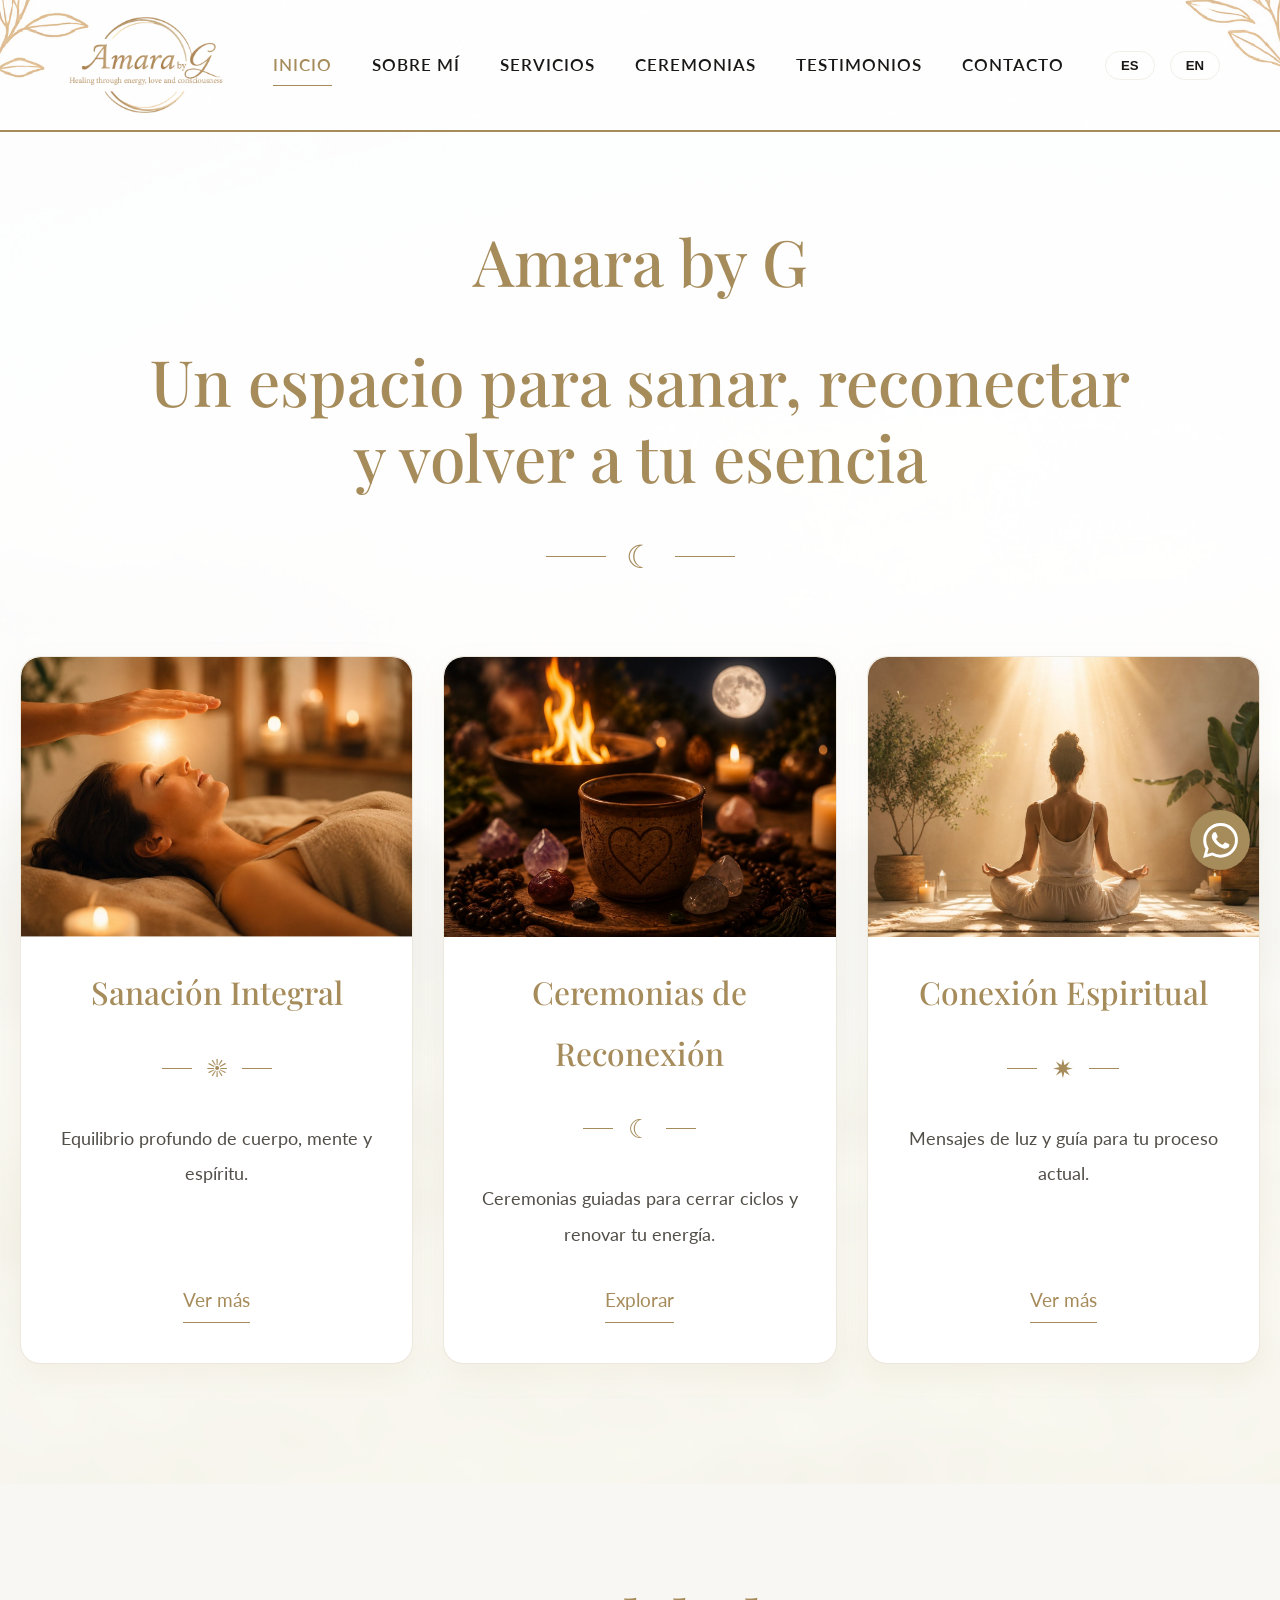
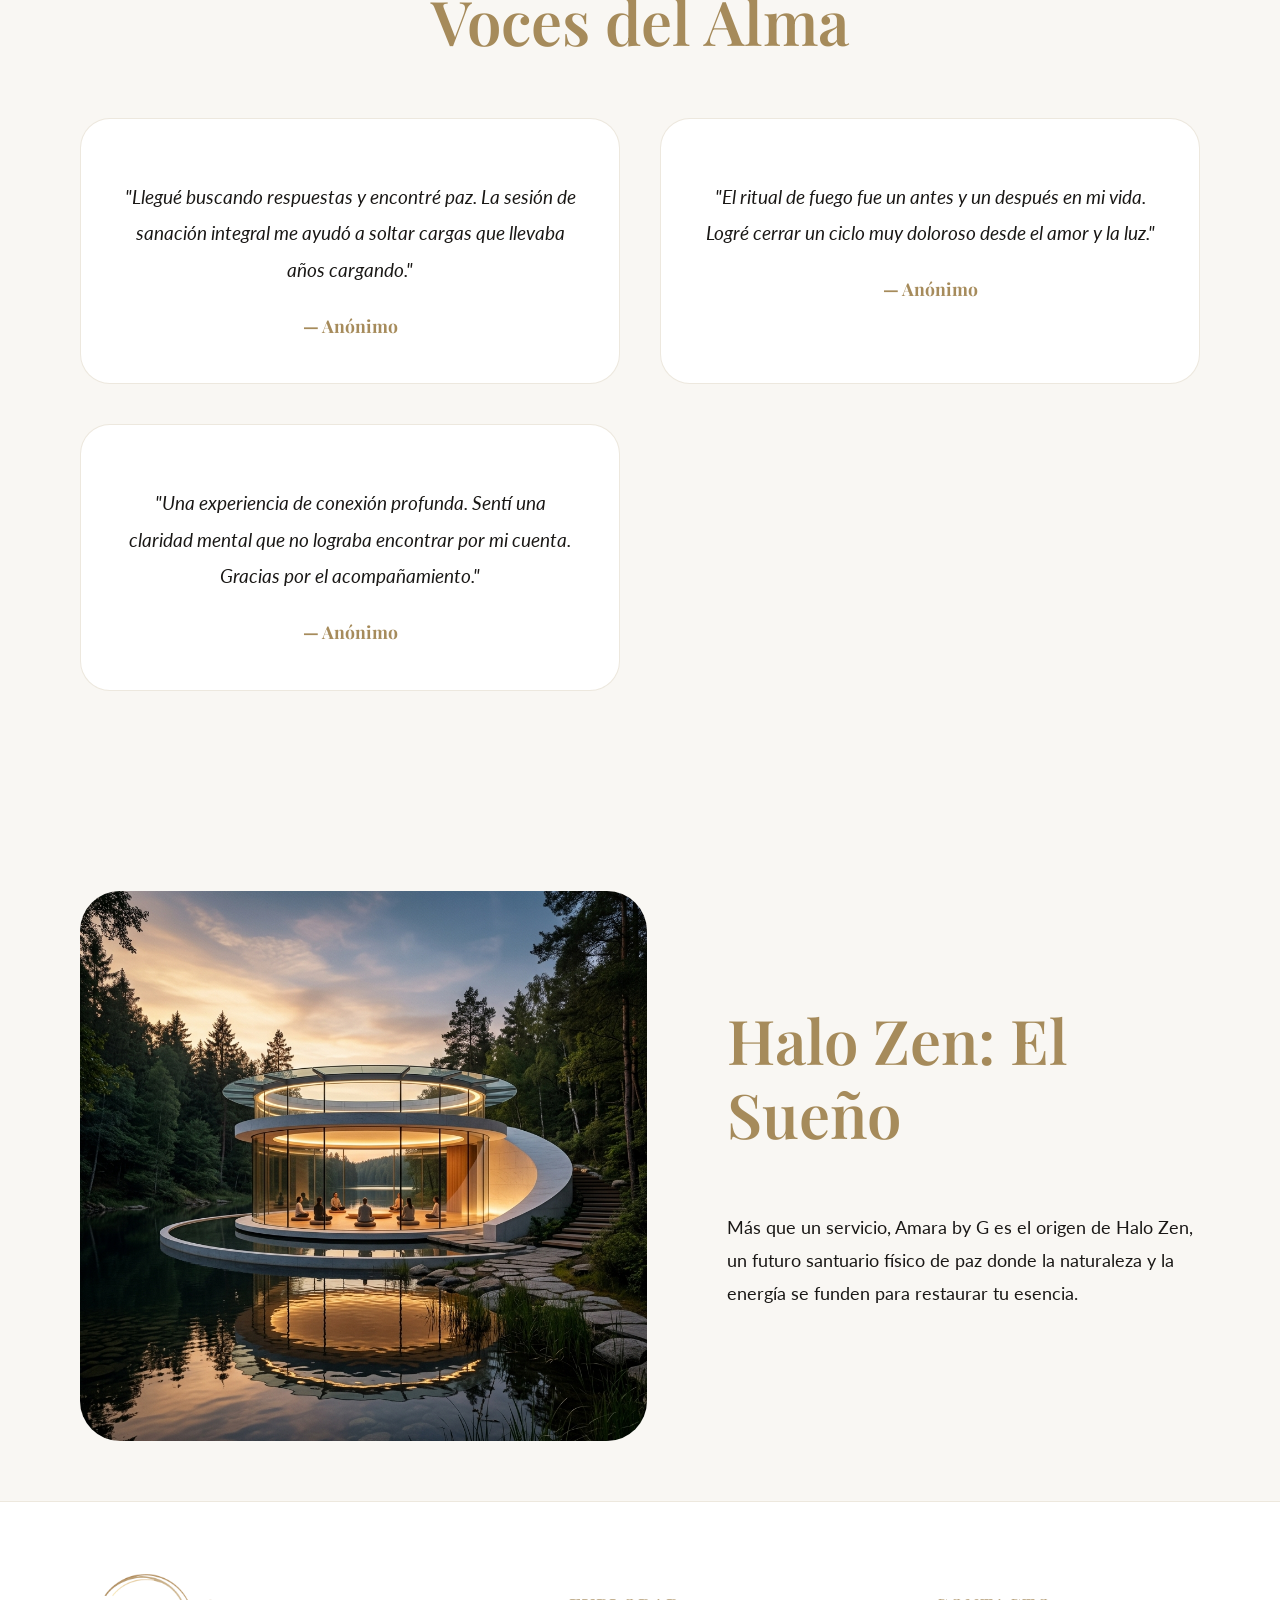
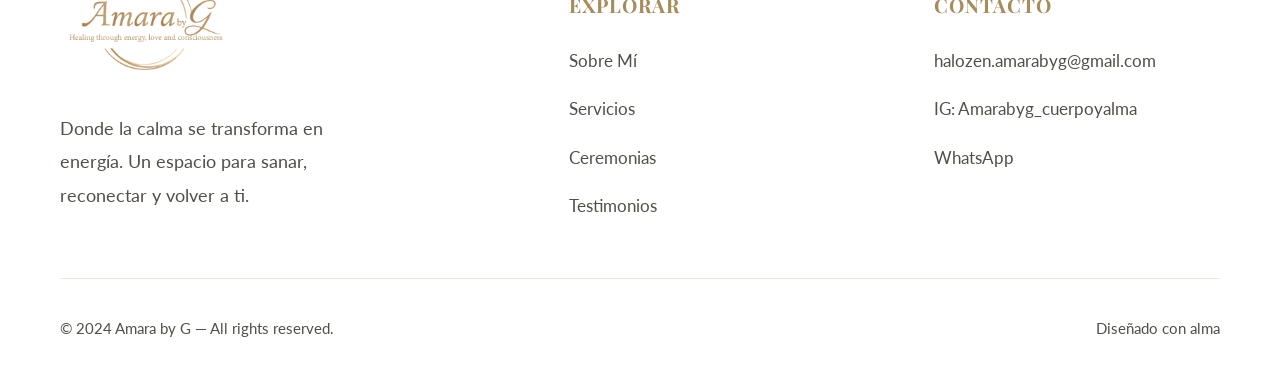
<file: index.html>
<!DOCTYPE html>
<html lang="es">

<head>
    <meta charset="UTF-8">
    <meta name="viewport" content="width=device-width, initial-scale=1.0">
    <title>Amara by G – Donde la calma se vuelve energía</title>
    <link
        href="https://fonts.googleapis.com/css2?family=Playfair+Display:ital,wght@0,400..900;1,400..900&family=Lato:wght@300;400;700&display=swap"
        rel="stylesheet">
    <link rel="stylesheet" href="style.css">
</head>

<body>

    <nav>
        <a href="index.html" class="logo"><img src="img/AmarabyG.png" alt="Amara by G"></a>
        <input type="checkbox" id="menu-toggle" class="menu-toggle" style="display:none;">
        <label for="menu-toggle" class="hamburger-btn">
            <span></span>
            <span></span>
            <span></span>
        </label>
        <div class="nav-links">
            <a href="index.html" class="es active">Inicio</a><a href="index.html" class="en active"
                style="display:none;">Home</a>
            <a href="sobre-mi.html" class="es">Sobre Mí</a><a href="sobre-mi.html" class="en"
                style="display:none;">About</a>
            <a href="servicios.html" class="es">Servicios</a><a href="servicios.html" class="en"
                style="display:none;">Services</a>
            <a href="ceremonias.html" class="es">Ceremonias</a><a href="ceremonias.html" class="en"
                style="display:none;">Ceremonies</a>
            <a href="testimonios.html" class="es">Testimonios</a><a href="testimonios.html" class="en"
                style="display:none;">Testimonials</a>
            <a href="contacto.html" class="es">Contacto</a><a href="contacto.html" class="en"
                style="display:none;">Contact</a>
        </div>
        <div id="language-switch-nav">
            <button onclick="setLanguage('es')">ES</button>
            <button onclick="setLanguage('en')">EN</button>
        </div>
    </nav>

    <header class="home-hero">
        <div class="hero-content">
            <h1 class="es">Amara by G</h1>
            <h1 class="en" style="display:none;">Amara by G</h1>
            <h1 class="es">Un espacio para sanar, reconectar<br>y volver a tu esencia</h1>
            <h1 class="en" style="display:none;">A space to heal, reconnect<br>and return to your essence</h1>
            <div class="hero-divider">
                <span></span>
                <span class="icon">☾</span>
                <span></span>
            </div>
        </div>

        <div class="grid home-cards-grid">
            <!-- Card 1 -->
            <div class="home-card">
                <img src="img/sanacion-integral-home.png" alt="Sanación Integral">
                <h3 class="es">Sanación Integral</h3>
                <h3 class="en" style="display:none;">Integral Healing</h3>
                <div class="card-icon">☀</div>
                <p class="es">Equilibrio profundo de cuerpo, mente y espíritu.</p>
                <p class="en" style="display:none;">Deep balance of body, mind, and spirit.</p>
                <a href="servicios.html" class="es">Ver más</a>
                <a href="servicios.html" class="en" style="display:none;">See more</a>
            </div>

            <!-- Card 2 -->
            <div class="home-card">
                <img src="img/ceremonias-reconexion-home.png" alt="Ceremonias de Reconexión">
                <h3 class="es">Ceremonias de Reconexión</h3>
                <h3 class="en" style="display:none;">Reconnection Ceremonies</h3>
                <div class="card-icon">☾</div>
                <p class="es">Ceremonias guiadas para cerrar ciclos y renovar tu energía.</p>
                <p class="en" style="display:none;">Guided ceremonies to close cycles and renew your energy.</p>
                <a href="ceremonias.html" class="es">Explorar</a>
                <a href="ceremonias.html" class="en" style="display:none;">Explore</a>
            </div>

            <!-- Card 3 -->
            <div class="home-card">
                <img src="img/conexion-espiritual-home.png" alt="Conexión Espiritual">
                <h3 class="es">Conexión Espiritual</h3>
                <h3 class="en" style="display:none;">Spiritual Connection</h3>
                <div class="card-icon">✷</div>
                <p class="es">Mensajes de luz y guía para tu proceso actual.</p>
                <p class="en" style="display:none;">Messages of light and guidance for your current process.</p>
                <a href="servicios.html" class="es">Ver más</a>
                <a href="servicios.html" class="en" style="display:none;">See more</a>
            </div>
        </div>
    </header>

    <section id="testimonials" class="testimonials-section">
        <h2 class="es">Voces del Alma</h2>
        <h2 class="en" style="display:none;">Soul Voices</h2>
        <div class="grid">
            <div class="testimonial-card">
                <p class="es">"Llegué buscando respuestas y encontré paz. La sesión de sanación integral me ayudó a
                    soltar cargas que llevaba años cargando."</p>
                <p class="en" style="display:none;">"I came looking for answers and found peace. The integral healing
                    session helped me let go of burdens I had been carrying for years."</p>
                <span class="testimonial-author">— Anónimo</span>
            </div>
            <div class="testimonial-card">
                <p class="es">"El ritual de fuego fue un antes y un después en mi vida. Logré cerrar un ciclo muy
                    doloroso desde el amor y la luz."</p>
                <p class="en" style="display:none;">"The fire ritual was a before and after in my life. I managed to
                    close a very painful cycle from love and light."</p>
                <span class="testimonial-author">— Anónimo</span>
            </div>
            <div class="testimonial-card">
                <p class="es">"Una experiencia de conexión profunda. Sentí una claridad mental que no lograba encontrar
                    por mi cuenta. Gracias por el acompañamiento."</p>
                <p class="en" style="display:none;">"An experience of deep connection. I felt a mental clarity that I
                    couldn't find on my own. Thank you for the guidance."</p>
                <span class="testimonial-author">— Anónimo</span>
            </div>
        </div>
    </section>

    <section id="vision">
        <div class="split-content" style="flex-direction: row-reverse;">
            <div class="split-text">
                <h2 class="es">Halo Zen: El Sueño</h2>
                <h2 class="en" style="display:none;">Halo Zen: The Dream</h2>
                <p class="es">Más que un servicio, Amara by G es el origen de Halo Zen, un futuro santuario físico de
                    paz donde la naturaleza y la energía se funden para restaurar tu esencia.</p>
                <p class="en" style="display:none;">More than a service, Amara by G is the origin of Halo Zen, a future
                    physical sanctuary of peace where nature and energy merge to restore your essence.</p>
            </div>
            <div class="split-image">
                <img src="img/halo-zen.png" alt="Halo Zen Vision">
            </div>
        </div>
    </section>

    <footer>
        <div class="footer-content">
            <div class="footer-brand">
                <a href="index.html" class="logo"><img src="img/AmarabyG.png" alt="Amara by G"></a>

                <p class="es">Donde la calma se transforma en energía. Un espacio para sanar, reconectar y volver a ti.
                </p>
                <p class="en" style="display:none;">Where calm transforms into energy. A space to heal, reconnect, and
                    return to yourself.</p>
            </div>
            <div class="footer-column">
                <h4 class="es">Explorar</h4>
                <h4 class="en" style="display:none;">Explore</h4>
                <ul class="footer-links">
                    <li><a href="sobre-mi.html" class="es">Sobre Mí</a><a href="sobre-mi.html" class="en"
                            style="display:none;">About Me</a></li>
                    <li><a href="servicios.html" class="es">Servicios</a><a href="servicios.html" class="en"
                            style="display:none;">Services</a></li>
                    <li><a href="ceremonias.html" class="es">Ceremonias</a><a href="ceremonias.html" class="en"
                            style="display:none;">Ceremonies</a></li>
                    <li><a href="testimonios.html" class="es">Testimonios</a><a href="testimonios.html" class="en"
                            style="display:none;">Testimonials</a></li>
                </ul>
            </div>
            <div class="footer-column">
                <h4 class="es">Contacto</h4>
                <h4 class="en" style="display:none;">Contact</h4>
                <ul class="footer-links">
                    <li><a href="mailto:halozen.amarabyg@gmail.com">halozen.amarabyg@gmail.com</a></li>
                    <li><a href="https://instagram.com/Amarabyg_cuerpoyalma" target="_blank">IG:
                            Amarabyg_cuerpoyalma</a></li>
                    <li><a href="https://wa.me/17864515797" class="es" target="_blank">WhatsApp</a><a
                            href="https://wa.me/17864515797" class="en" style="display:none;"
                            target="_blank">WhatsApp</a></li>
                </ul>
            </div>
        </div>
        <div class="footer-bottom">
            <p>© 2024 Amara by G — All rights reserved.</p>
            <p class="es">Diseñado con alma</p>
            <p class="en" style="display:none;">Designed with soul</p>
        </div>
    </footer>

    <script>
        function setLanguage(lang) {
            const esElements = document.querySelectorAll('.es');
            const enElements = document.querySelectorAll('.en');
            if (lang === 'es') {
                esElements.forEach(el => el.style.display = (el.tagName === 'A' || el.tagName === 'SPAN') ? 'inline-block' : 'block');
                enElements.forEach(el => el.style.display = 'none');
            } else {
                esElements.forEach(el => el.style.display = 'none');
                enElements.forEach(el => el.style.display = (el.tagName === 'A' || el.tagName === 'SPAN') ? 'inline-block' : 'block');
            }
            localStorage.setItem('pref-lang', lang);
        }

        const observer = new IntersectionObserver((entries) => {
            entries.forEach(entry => {
                if (entry.isIntersecting) entry.target.classList.add('visible');
            });
        }, { threshold: 0.1 });

        document.querySelectorAll('section').forEach(section => observer.observe(section));
        const savedLang = localStorage.getItem('pref-lang') || 'es';
        setLanguage(savedLang);
    </script>
    <a href="https://wa.me/17864515797" class="whatsapp-float" target="_blank" rel="noopener noreferrer">
        <svg width="35" height="35" viewBox="0 0 24 24" fill="white" xmlns="http://www.w3.org/2000/svg">
            <path
                d="M17.472 14.382c-.297-.149-1.758-.867-2.03-.967-.273-.099-.471-.148-.67.15-.197.297-.767.966-.94 1.164-.173.199-.347.223-.644.075-.297-.15-1.255-.463-2.39-1.475-.888-.788-1.489-1.761-1.663-2.059-.173-.297-.018-.458.13-.606.134-.133.298-.347.446-.52.149-.174.198-.298.298-.497.099-.198.05-.371-.025-.52-.075-.149-.669-1.612-.916-2.207-.242-.579-.487-.5-.669-.51-.173-.008-.371-.01-.57-.01-.198 0-.52.074-.792.372-.272.297-1.04 1.016-1.04 2.479 0 1.462 1.065 2.875 1.213 3.074.149.198 2.096 3.2 5.077 4.487.709.306 1.262.489 1.694.625.712.227 1.36.195 1.871.118.571-.085 1.758-.719 2.006-1.413.248-.694.248-1.289.173-1.413-.074-.124-.272-.198-.57-.347m-5.421 7.403h-.004a9.87 9.87 0 01-5.031-1.378l-.361-.214-3.741.982.998-3.648-.235-.374a9.86 9.86 0 01-1.51-5.26c.001-5.45 4.436-9.884 9.888-9.884 2.64 0 5.122 1.03 6.988 2.898a9.825 9.825 0 012.893 6.994c-.003 5.45-4.437 9.884-9.885 9.884m8.413-18.297A11.815 11.815 0 0012.05 0C5.495 0 .16 5.335.157 11.892c0 2.096.547 4.142 1.588 5.945L.057 24l6.305-1.654a11.882 11.882 0 005.683 1.448h.005c6.554 0 11.89-5.335 11.893-11.893a11.821 11.821 0 00-3.48-8.413z" />
        </svg>
    </a>
</body>

</html>
</file>
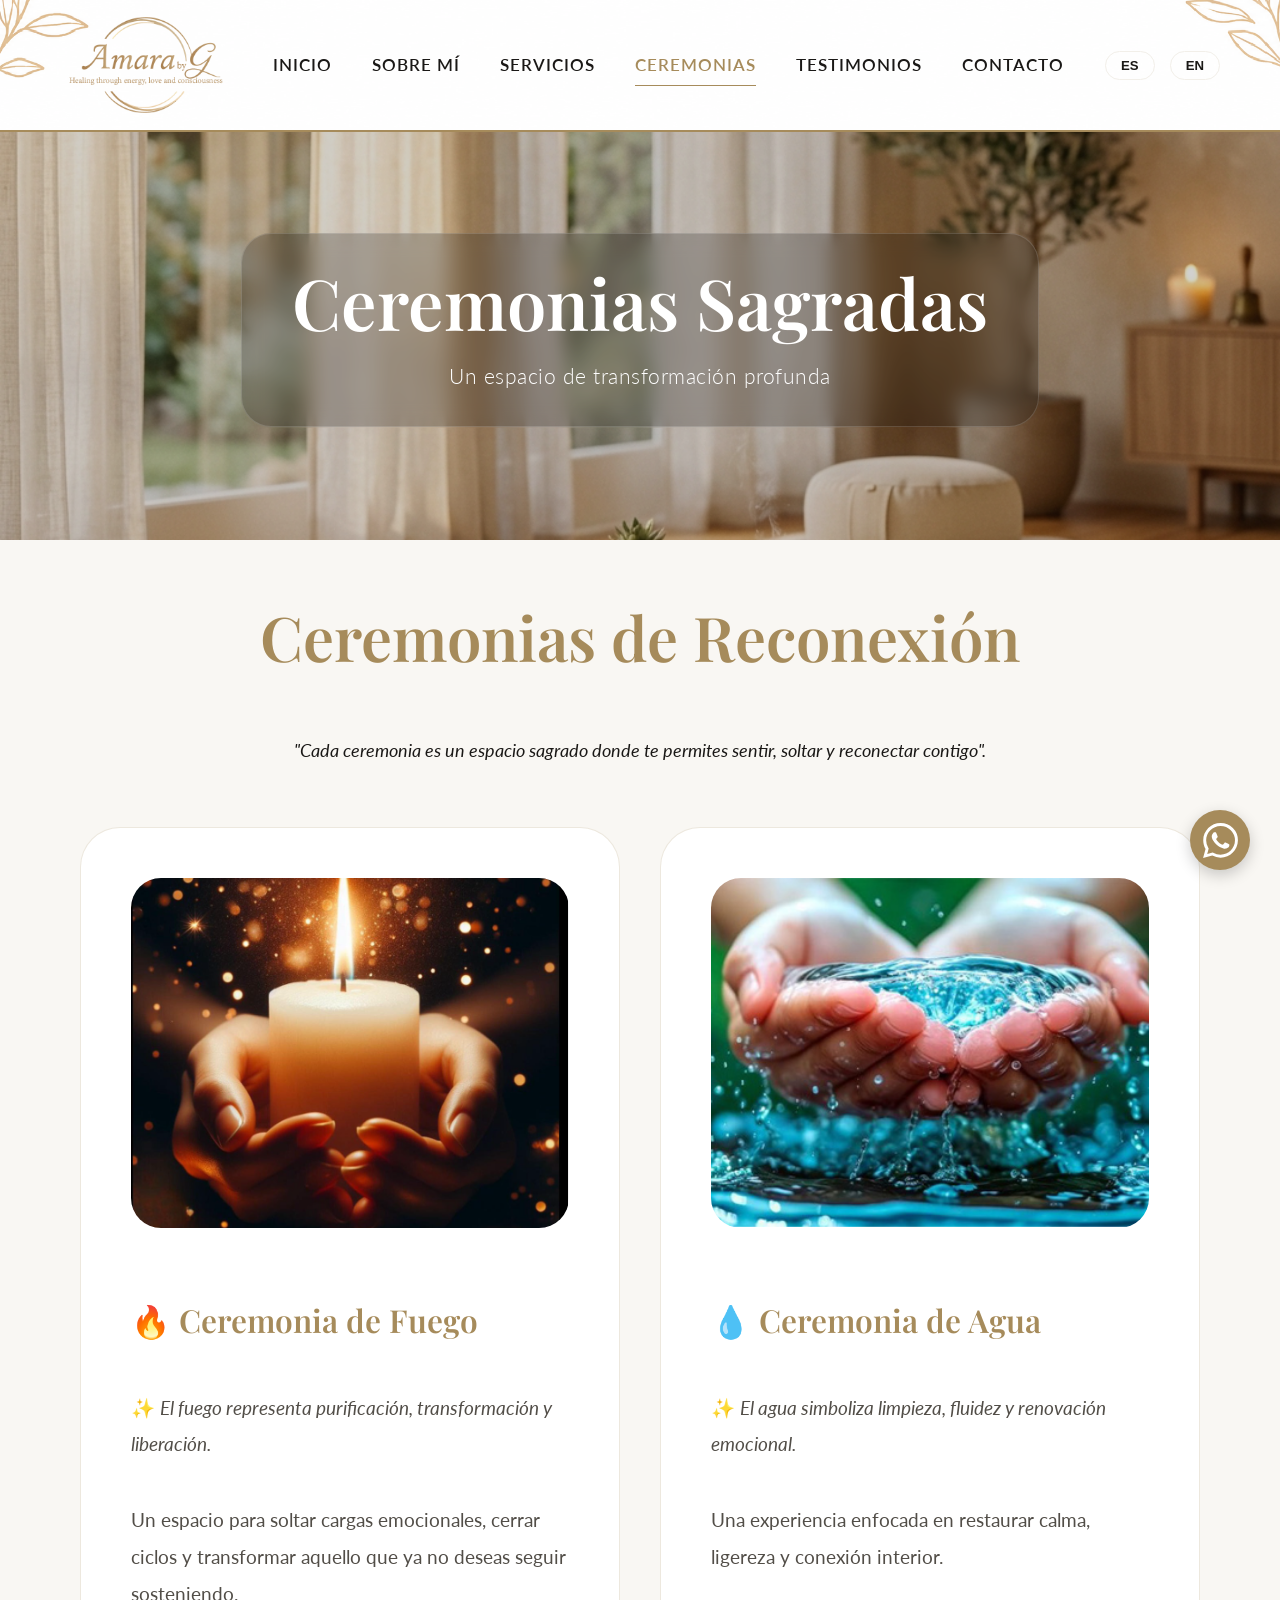
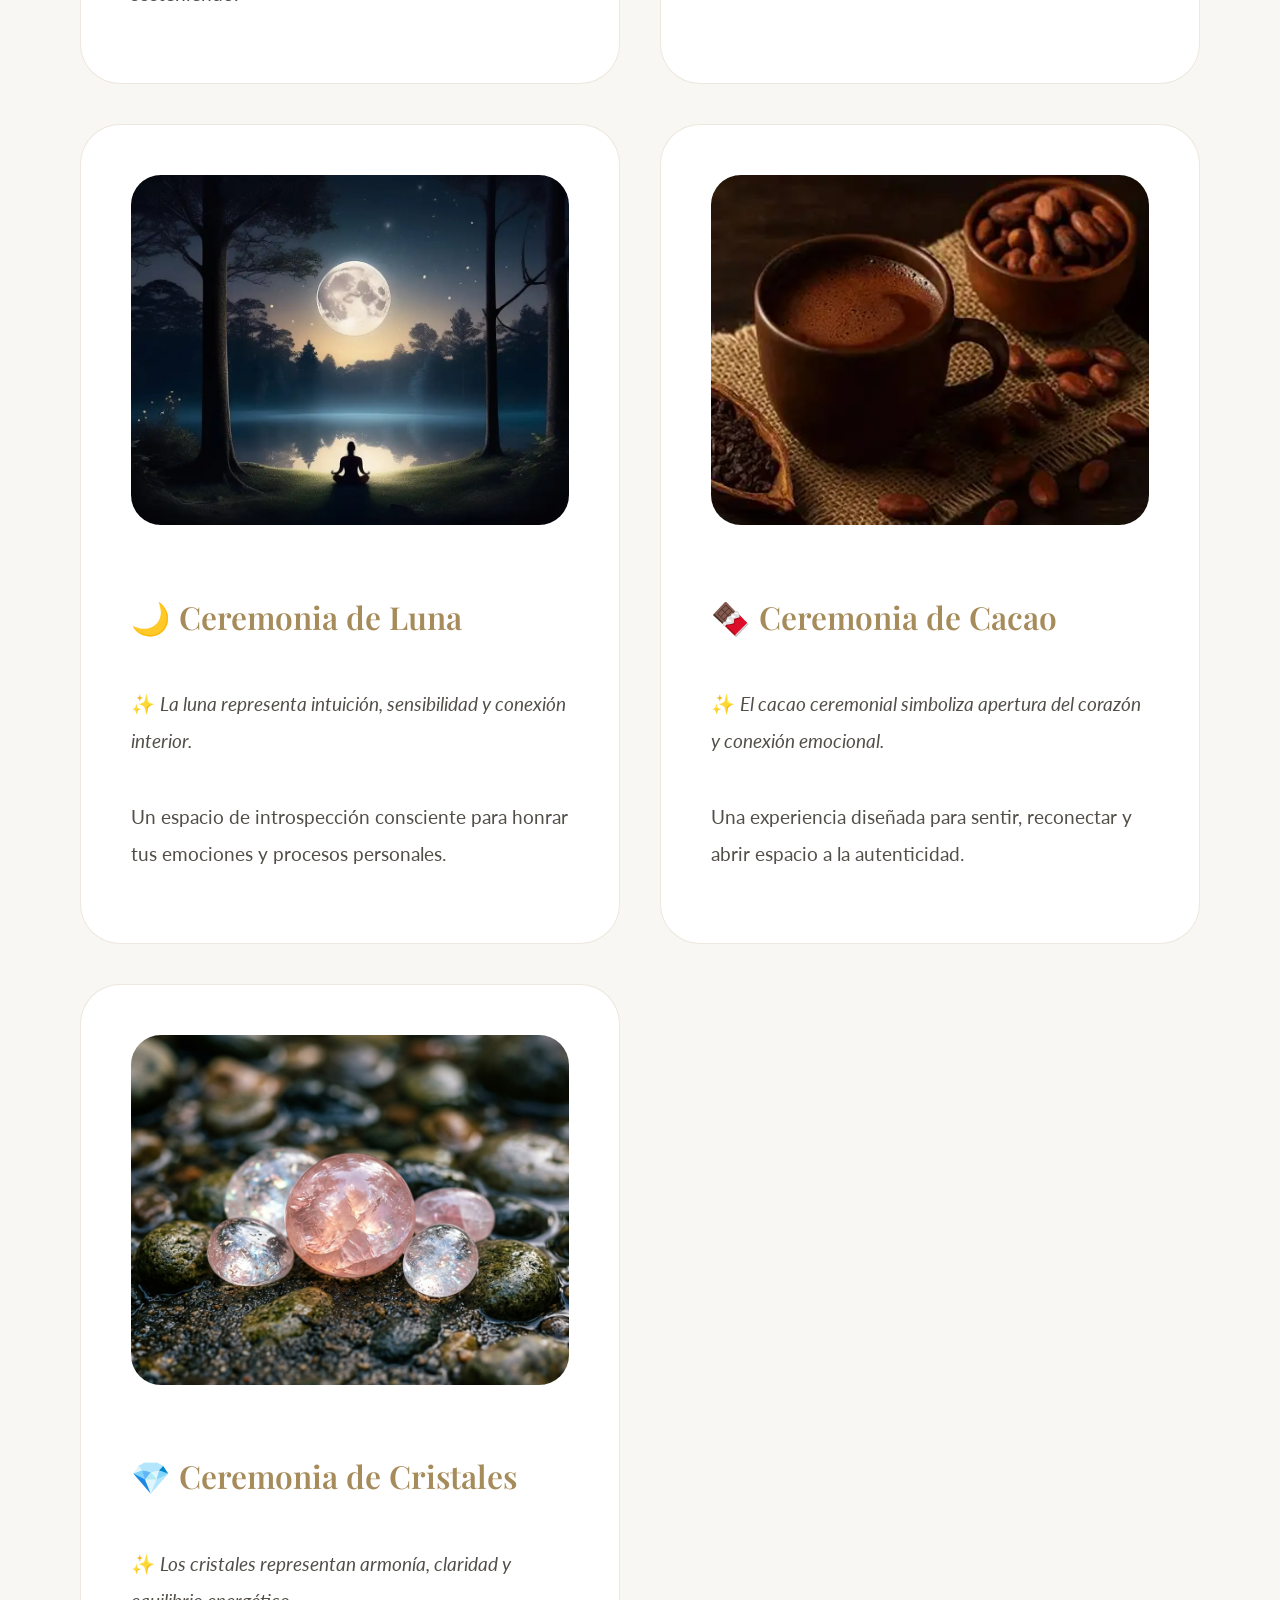
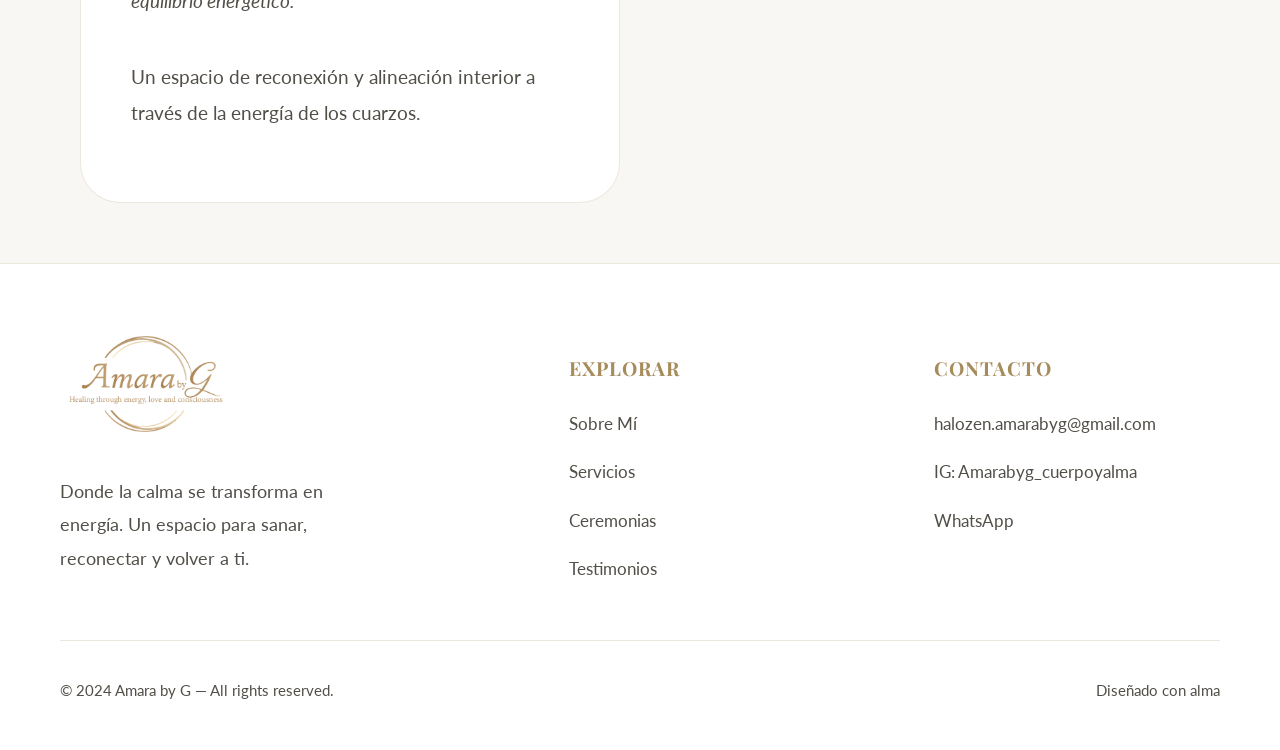
<file: ceremonias.html>
<!DOCTYPE html>
<html lang="es">
<head>
    <meta charset="UTF-8">
    <meta name="viewport" content="width=device-width, initial-scale=1.0">
    <title>Ceremonias – Amara by G</title>
    <link href="https://fonts.googleapis.com/css2?family=Playfair+Display:ital,wght@0,400..900;1,400..900&family=Lato:wght@300;400;700&display=swap" rel="stylesheet">
    <link rel="stylesheet" href="style.css">
</head>
<body>

    <nav>
        <a href="index.html" class="logo"><img src="img/AmarabyG.png" alt="Amara by G"></a>
        <input type="checkbox" id="menu-toggle" class="menu-toggle" style="display:none;">
        <label for="menu-toggle" class="hamburger-btn">
            <span></span>
            <span></span>
            <span></span>
        </label>
        <div class="nav-links">
            <a href="index.html" class="es">Inicio</a><a href="index.html" class="en" style="display:none;">Home</a>
            <a href="sobre-mi.html" class="es">Sobre Mí</a><a href="sobre-mi.html" class="en" style="display:none;">About</a>
            <a href="servicios.html" class="es">Servicios</a><a href="servicios.html" class="en" style="display:none;">Services</a>
            <a href="ceremonias.html" class="es active">Ceremonias</a><a href="ceremonias.html" class="en active" style="display:none;">Ceremonies</a>
            <a href="testimonios.html" class="es">Testimonios</a><a href="testimonios.html" class="en" style="display:none;">Testimonials</a>
            <a href="contacto.html" class="es">Contacto</a><a href="contacto.html" class="en" style="display:none;">Contact</a>
        </div>
        <div id="language-switch-nav">
            <button onclick="setLanguage('es')">ES</button>
            <button onclick="setLanguage('en')">EN</button>
        </div>
    </nav>

    <header class="hero bg-image" style="background-image: url('img/fondo-sesiones.png');">
        <div class="hero-box">
            <h1 class="es">Ceremonias Sagradas</h1>
            <h1 class="en" style="display:none;">Sacred Ceremonies</h1>
            <p class="es">Un espacio de transformación profunda</p>
            <p class="en" style="display:none;">A space for deep transformation</p>
        </div>
    </header>

    <section id="ceremonies">
        <h2 class="es">Ceremonias de Reconexión</h2>
        <h2 class="en" style="display:none;">Reconnection Ceremonies</h2>
        <p class="es" style="text-align: center; font-style: italic;">"Cada ceremonia es un espacio sagrado donde te permites sentir, soltar y reconectar contigo".</p>
        <p class="en" style="display:none; text-align: center; font-style: italic;">"Each ceremony is a sacred space where you allow yourself to feel, let go, and reconnect with yourself."</p>
        <div class="grid">
            <!-- Ceremonia de Fuego -->
            <div class="card">
                <img src="img/ceremonia-fuego.png" alt="Ceremonia de Fuego">
                <h3 class="es">🔥 Ceremonia de Fuego</h3>
                <h3 class="en" style="display:none;">🔥 Fire Ceremony</h3>
                <p class="es">✨ <em>El fuego representa purificación, transformación y liberación.</em></p>
                <p class="en" style="display:none;">✨ <em>Fire represents purification, transformation, and liberation.</em></p>
                <p class="es">Un espacio para soltar cargas emocionales, cerrar ciclos y transformar aquello que ya no deseas seguir sosteniendo.</p>
                <p class="en" style="display:none;">A space to let go of emotional burdens, close cycles, and transform what you no longer wish to hold on to.</p>
            </div>
            <!-- Ceremonia de Agua -->
            <div class="card">
                <img src="img/ceremonia-agua.png" alt="Ceremonia de Agua">
                <h3 class="es">💧 Ceremonia de Agua</h3>
                <h3 class="en" style="display:none;">💧 Water Ceremony</h3>
                <p class="es">✨ <em>El agua simboliza limpieza, fluidez y renovación emocional.</em></p>
                <p class="en" style="display:none;">✨ <em>Water symbolizes cleansing, fluidity, and emotional renewal.</em></p>
                <p class="es">Una experiencia enfocada en restaurar calma, ligereza y conexión interior.</p>
                <p class="en" style="display:none;">An experience focused on restoring calm, lightness, and inner connection.</p>
            </div>
            <!-- Ceremonia de Luna -->
            <div class="card">
                <img src="img/ceremonia-luna.png" alt="Ceremonia de Luna">
                <h3 class="es">🌙 Ceremonia de Luna</h3>
                <h3 class="en" style="display:none;">🌙 Moon Ceremony</h3>
                <p class="es">✨ <em>La luna representa intuición, sensibilidad y conexión interior.</em></p>
                <p class="en" style="display:none;">✨ <em>The moon represents intuition, sensitivity, and inner connection.</em></p>
                <p class="es">Un espacio de introspección consciente para honrar tus emociones y procesos personales.</p>
                <p class="en" style="display:none;">A space of conscious introspection to honor your emotions and personal processes.</p>
            </div>
            <!-- Ceremonia de Cacao -->
            <div class="card">
                <img src="img/ceremonia-cacao.png" alt="Ceremonia de Cacao">
                <h3 class="es">🍫 Ceremonia de Cacao</h3>
                <h3 class="en" style="display:none;">🍫 Cacao Ceremony</h3>
                <p class="es">✨ <em>El cacao ceremonial simboliza apertura del corazón y conexión emocional.</em></p>
                <p class="en" style="display:none;">✨ <em>Ceremonial cacao symbolizes heart opening and emotional connection.</em></p>
                <p class="es">Una experiencia diseñada para sentir, reconectar y abrir espacio a la autenticidad.</p>
                <p class="en" style="display:none;">An experience designed to feel, reconnect, and open space to authenticity.</p>
            </div>
            <!-- Ceremonia de Cristales -->
            <div class="card">
                <img src="img/ritual-cristales.png" alt="Ceremonia de Cristales">
                <h3 class="es">💎 Ceremonia de Cristales</h3>
                <h3 class="en" style="display:none;">💎 Crystal Ceremony</h3>
                <p class="es">✨ <em>Los cristales representan armonía, claridad y equilibrio energético.</em></p>
                <p class="en" style="display:none;">✨ <em>Crystals represent harmony, clarity, and energetic balance.</em></p>
                <p class="es">Un espacio de reconexión y alineación interior a través de la energía de los cuarzos.</p>
                <p class="en" style="display:none;">A space for inner reconnection and alignment through the energy of quartz.</p>
            </div>
        </div>
    </section>

    <footer>
        <div class="footer-content">
            <div class="footer-brand">
                <a href="index.html" class="logo"><img src="img/AmarabyG.png" alt="Amara by G"></a>

                <p class="es">Donde la calma se transforma en energía. Un espacio para sanar, reconectar y volver a ti.</p>
                <p class="en" style="display:none;">Where calm transforms into energy. A space to heal, reconnect, and return to yourself.</p>
            </div>
            <div class="footer-column">
                <h4 class="es">Explorar</h4>
                <h4 class="en" style="display:none;">Explore</h4>
                <ul class="footer-links">
                    <li><a href="sobre-mi.html" class="es">Sobre Mí</a><a href="sobre-mi.html" class="en" style="display:none;">About Me</a></li>
                    <li><a href="servicios.html" class="es">Servicios</a><a href="servicios.html" class="en" style="display:none;">Services</a></li>
                    <li><a href="ceremonias.html" class="es">Ceremonias</a><a href="ceremonias.html" class="en" style="display:none;">Ceremonies</a></li>
                    <li><a href="testimonios.html" class="es">Testimonios</a><a href="testimonios.html" class="en" style="display:none;">Testimonials</a></li>
                </ul>
            </div>
            <div class="footer-column">
                <h4 class="es">Contacto</h4>
                <h4 class="en" style="display:none;">Contact</h4>
                <ul class="footer-links">
                    <li><a href="mailto:halozen.amarabyg@gmail.com">halozen.amarabyg@gmail.com</a></li>
                    <li><a href="https://instagram.com/Amarabyg_cuerpoyalma" target="_blank">IG: Amarabyg_cuerpoyalma</a></li>
                    <li><a href="https://wa.me/17864515797" class="es" target="_blank">WhatsApp</a><a href="https://wa.me/17864515797" class="en" style="display:none;" target="_blank">WhatsApp</a></li>
                </ul>
            </div>
        </div>
        <div class="footer-bottom">
            <p>© 2024 Amara by G — All rights reserved.</p>
            <p class="es">Diseñado con alma</p>
            <p class="en" style="display:none;">Designed with soul</p>
        </div>
    </footer>

    <script>
        function setLanguage(lang) {
            const esElements = document.querySelectorAll('.es');
            const enElements = document.querySelectorAll('.en');
            if (lang === 'es') {
                esElements.forEach(el => el.style.display = (el.tagName === 'A' || el.tagName === 'SPAN') ? 'inline-block' : 'block');
                enElements.forEach(el => el.style.display = 'none');
            } else {
                esElements.forEach(el => el.style.display = 'none');
                enElements.forEach(el => el.style.display = (el.tagName === 'A' || el.tagName === 'SPAN') ? 'inline-block' : 'block');
            }
            localStorage.setItem('pref-lang', lang);
        }
        document.querySelectorAll('section').forEach(section => section.classList.add('visible'));
        const savedLang = localStorage.getItem('pref-lang') || 'es';
        setLanguage(savedLang);
    </script>
    <a href="https://wa.me/17864515797" class="whatsapp-float" target="_blank" rel="noopener noreferrer">
        <svg width="35" height="35" viewBox="0 0 24 24" fill="white" xmlns="http://www.w3.org/2000/svg">
            <path d="M17.472 14.382c-.297-.149-1.758-.867-2.03-.967-.273-.099-.471-.148-.67.15-.197.297-.767.966-.94 1.164-.173.199-.347.223-.644.075-.297-.15-1.255-.463-2.39-1.475-.888-.788-1.489-1.761-1.663-2.059-.173-.297-.018-.458.13-.606.134-.133.298-.347.446-.52.149-.174.198-.298.298-.497.099-.198.05-.371-.025-.52-.075-.149-.669-1.612-.916-2.207-.242-.579-.487-.5-.669-.51-.173-.008-.371-.01-.57-.01-.198 0-.52.074-.792.372-.272.297-1.04 1.016-1.04 2.479 0 1.462 1.065 2.875 1.213 3.074.149.198 2.096 3.2 5.077 4.487.709.306 1.262.489 1.694.625.712.227 1.36.195 1.871.118.571-.085 1.758-.719 2.006-1.413.248-.694.248-1.289.173-1.413-.074-.124-.272-.198-.57-.347m-5.421 7.403h-.004a9.87 9.87 0 01-5.031-1.378l-.361-.214-3.741.982.998-3.648-.235-.374a9.86 9.86 0 01-1.51-5.26c.001-5.45 4.436-9.884 9.888-9.884 2.64 0 5.122 1.03 6.988 2.898a9.825 9.825 0 012.893 6.994c-.003 5.45-4.437 9.884-9.885 9.884m8.413-18.297A11.815 11.815 0 0012.05 0C5.495 0 .16 5.335.157 11.892c0 2.096.547 4.142 1.588 5.945L.057 24l6.305-1.654a11.882 11.882 0 005.683 1.448h.005c6.554 0 11.89-5.335 11.893-11.893a11.821 11.821 0 00-3.48-8.413z"/>
        </svg>
    </a>
</body>
</html>
</file>
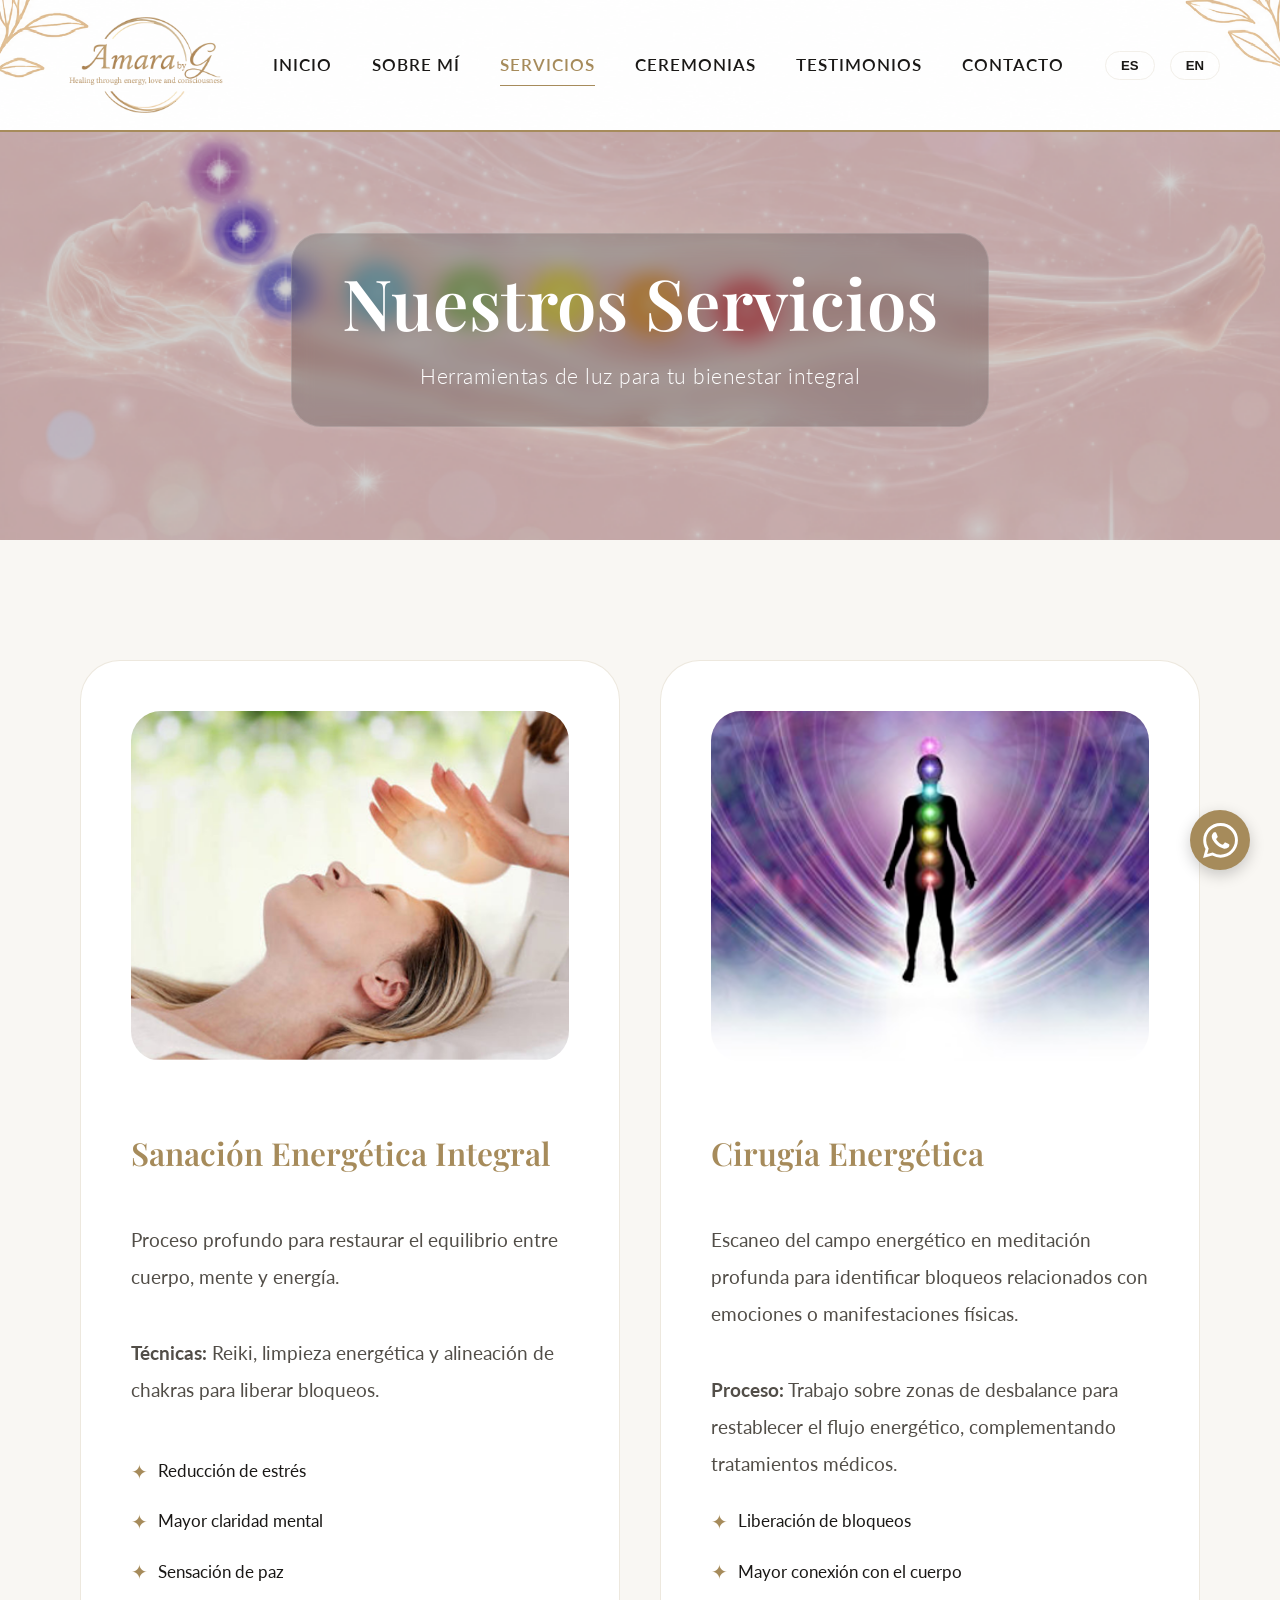
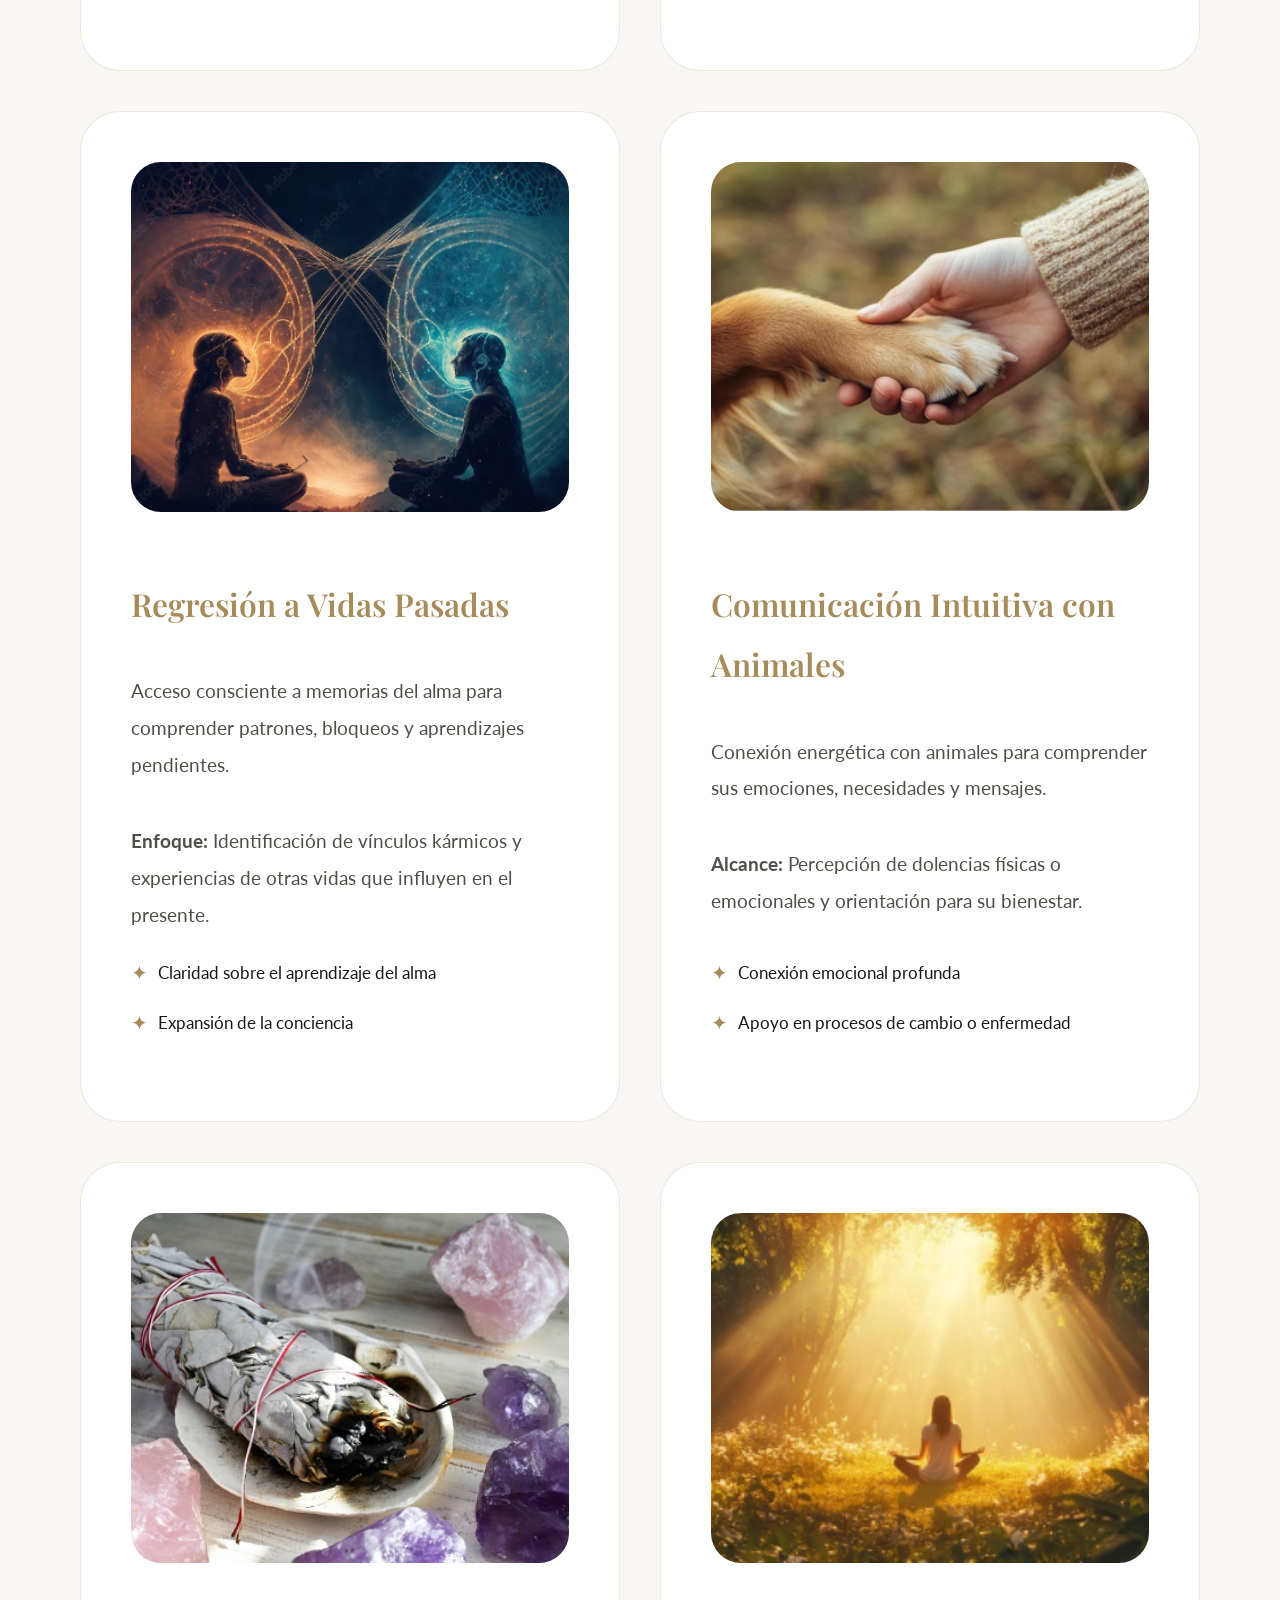
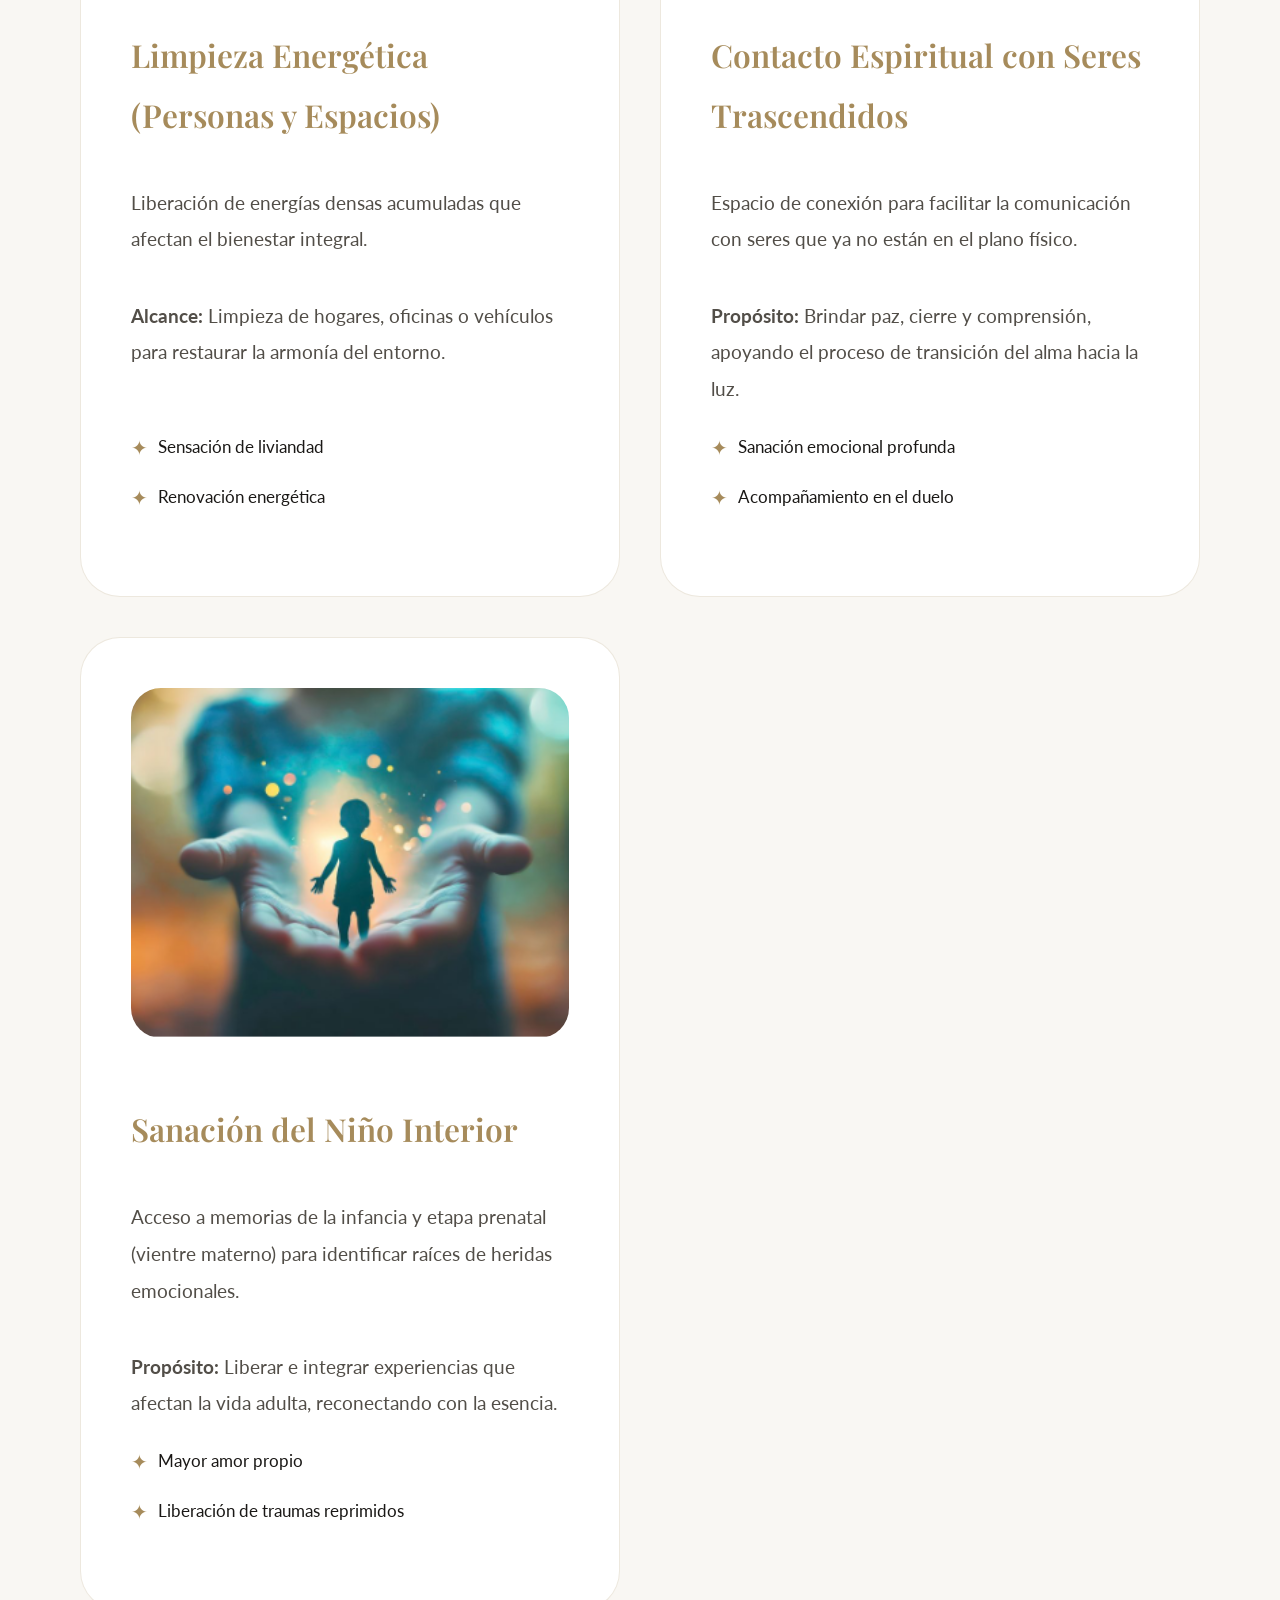
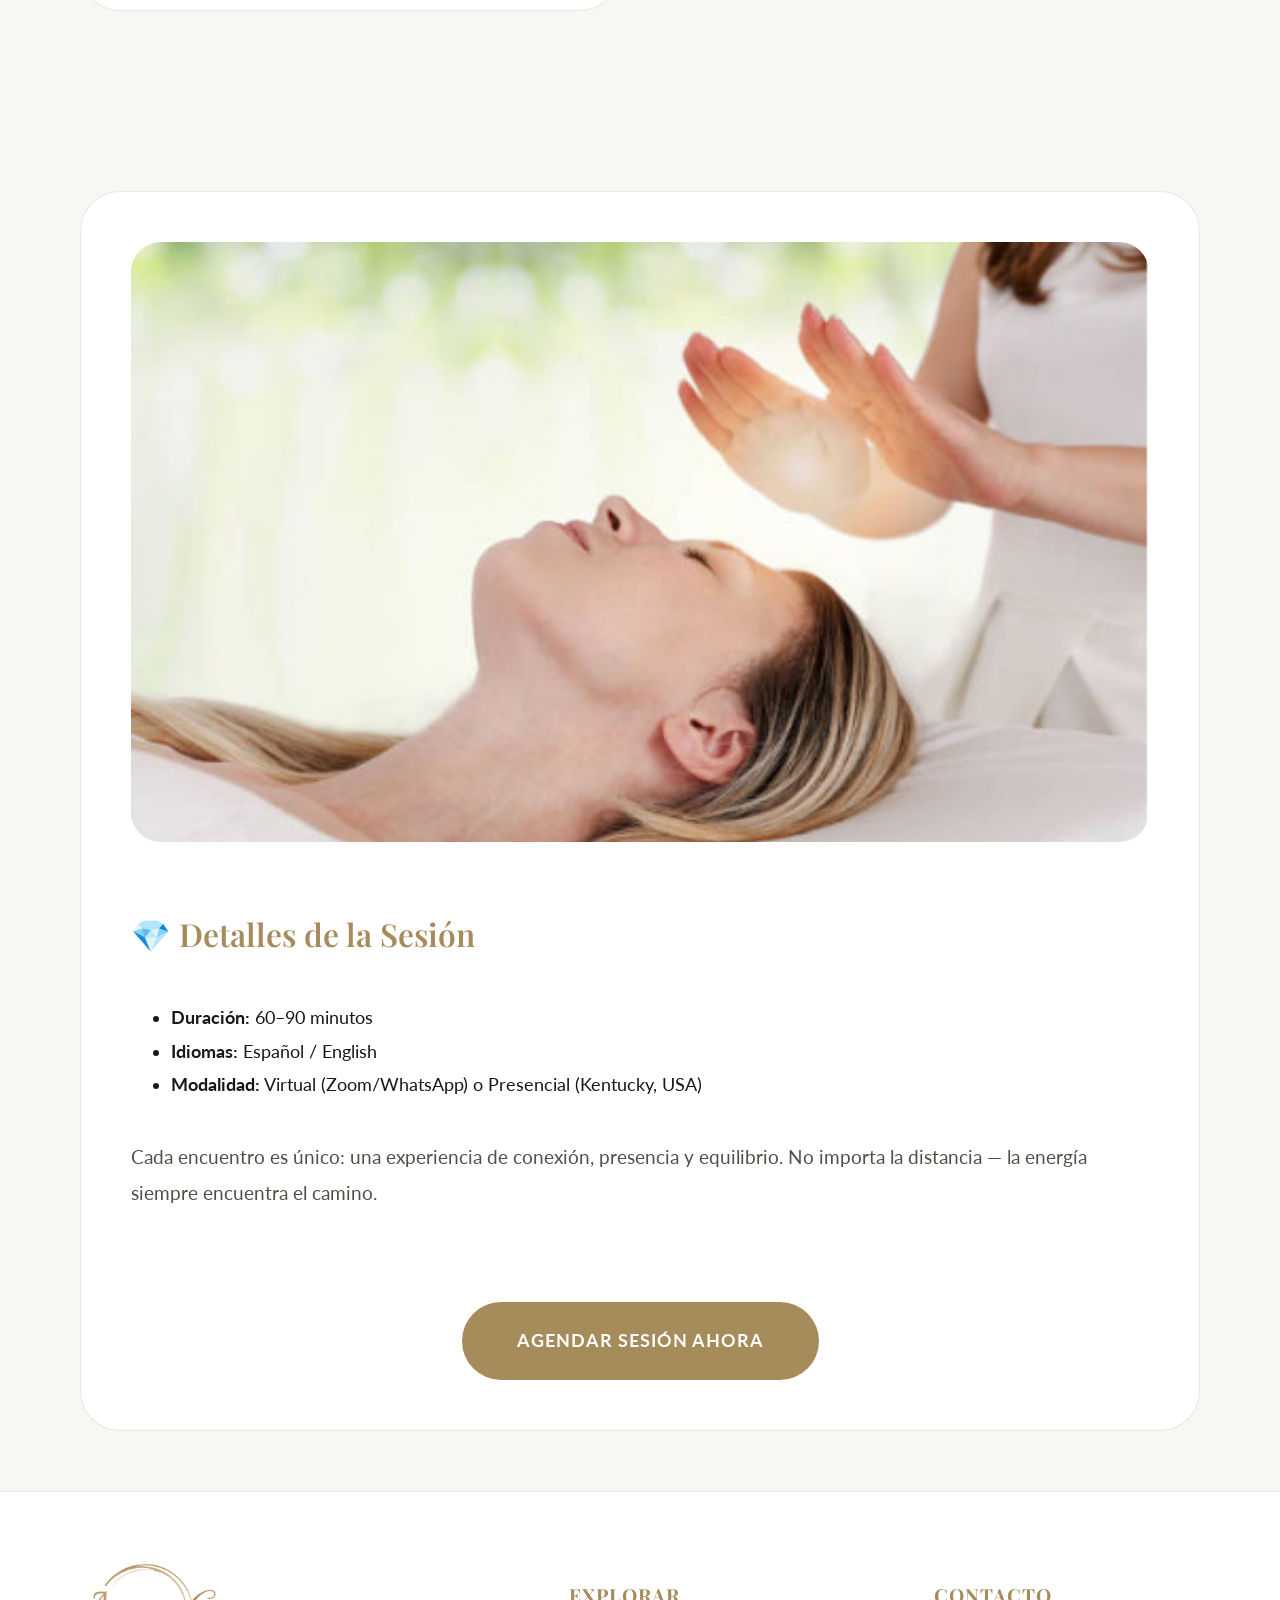
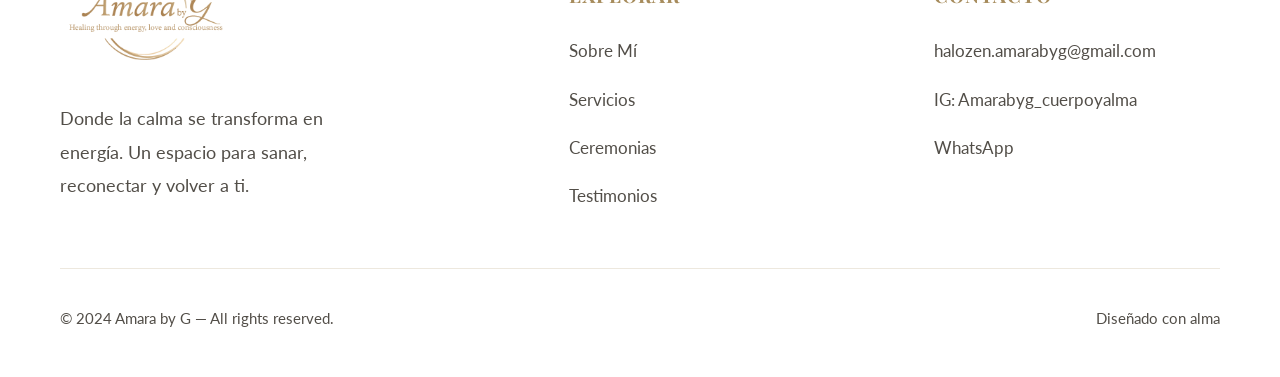
<file: servicios.html>
<!DOCTYPE html>
<html lang="es">
<head>
    <meta charset="UTF-8">
    <meta name="viewport" content="width=device-width, initial-scale=1.0">
    <title>Servicios – Amara by G</title>
    <link href="https://fonts.googleapis.com/css2?family=Playfair+Display:ital,wght@0,400..900;1,400..900&family=Lato:wght@300;400;700&display=swap" rel="stylesheet">
    <link rel="stylesheet" href="style.css">
</head>
<body>

    <nav>
        <a href="index.html" class="logo"><img src="img/AmarabyG.png" alt="Amara by G"></a>
        <input type="checkbox" id="menu-toggle" class="menu-toggle" style="display:none;">
        <label for="menu-toggle" class="hamburger-btn">
            <span></span>
            <span></span>
            <span></span>
        </label>
        <div class="nav-links">
            <a href="index.html" class="es">Inicio</a><a href="index.html" class="en" style="display:none;">Home</a>
            <a href="sobre-mi.html" class="es">Sobre Mí</a><a href="sobre-mi.html" class="en" style="display:none;">About</a>
            <a href="servicios.html" class="es active">Servicios</a><a href="servicios.html" class="en active" style="display:none;">Services</a>
            <a href="ceremonias.html" class="es">Ceremonias</a><a href="ceremonias.html" class="en" style="display:none;">Ceremonies</a>
            <a href="testimonios.html" class="es">Testimonios</a><a href="testimonios.html" class="en" style="display:none;">Testimonials</a>
            <a href="contacto.html" class="es">Contacto</a><a href="contacto.html" class="en" style="display:none;">Contact</a>
        </div>
        <div id="language-switch-nav">
            <button onclick="setLanguage('es')">ES</button>
            <button onclick="setLanguage('en')">EN</button>
        </div>
    </nav>

    <header class="hero bg-image" style="background-image: url('img/servicios-banner.png');">
        <div class="hero-box">
            <h1 class="es">Nuestros Servicios</h1>
            <h1 class="en" style="display:none;">Our Services</h1>
            <p class="es">Herramientas de luz para tu bienestar integral</p>
            <p class="en" style="display:none;">Light tools for your integral wellbeing</p>
        </div>
    </header>

    <section id="services-page">
        <div class="grid">
            <!-- 1. Sanación Energética Integral -->
            <div class="card">
                <img src="img/servicios-hero.png" alt="Sanación Energética Integral">
                <h3 class="es">Sanación Energética Integral</h3><h3 class="en" style="display:none;">Integral Energy Healing</h3>
                <p class="es">Proceso profundo para restaurar el equilibrio entre cuerpo, mente y energía.</p>
                <p class="en" style="display:none;">Deep process to restore the balance between body, mind, and energy.</p>
                <p class="es"><strong>Técnicas:</strong> Reiki, limpieza energética y alineación de chakras para liberar bloqueos.</p>
                <p class="en" style="display:none;"><strong>Techniques:</strong> Reiki, energy cleansing, and chakra alignment to release blockages.</p>
                <ul class="benefits-list es">
                    <li>Reducción de estrés</li>
                    <li>Mayor claridad mental</li>
                    <li>Sensación de paz</li>
                </ul>
                <ul class="benefits-list en" style="display:none;">
                    <li>Stress reduction</li>
                    <li>Greater mental clarity</li>
                    <li>Feeling of peace</li>
                </ul>
            </div>
            <!-- 2. Cirugía Energética -->
            <div class="card">
                <img src="img/cirugia-energetica.png" alt="Cirugía Energética">
                <h3 class="es">Cirugía Energética</h3><h3 class="en" style="display:none;">Energy Surgery</h3>
                <p class="es">Escaneo del campo energético en meditación profunda para identificar bloqueos relacionados con emociones o manifestaciones físicas.</p>
                <p class="en" style="display:none;">Energy field scanning in deep meditation to identify blockages related to emotions or physical manifestations.</p>
                <p class="es"><strong>Proceso:</strong> Trabajo sobre zonas de desbalance para restablecer el flujo energético, complementando tratamientos médicos.</p>
                <p class="en" style="display:none;"><strong>Process:</strong> Work on imbalance zones to restore energetic flow, complementing medical treatments.</p>
                <ul class="benefits-list es">
                    <li>Liberación de bloqueos</li>
                    <li>Mayor conexión con el cuerpo</li>
                </ul>
                <ul class="benefits-list en" style="display:none;">
                    <li>Blockage release</li>
                    <li>Greater connection with the body</li>
                </ul>
            </div>
            <!-- 3. Regresión a Vidas Pasadas -->
            <div class="card">
                <img src="img/regresion-vidas-pasadas.png" alt="Regresión a Vidas Pasadas">
                <h3 class="es">Regresión a Vidas Pasadas</h3><h3 class="en" style="display:none;">Past Life Regression</h3>
                <p class="es">Acceso consciente a memorias del alma para comprender patrones, bloqueos y aprendizajes pendientes.</p>
                <p class="en" style="display:none;">Conscious access to soul memories to understand patterns, blockages, and pending lessons.</p>
                <p class="es"><strong>Enfoque:</strong> Identificación de vínculos kármicos y experiencias de otras vidas que influyen en el presente.</p>
                <p class="en" style="display:none;"><strong>Focus:</strong> Identification of karmic bonds and past life experiences that influence the present.</p>
                <ul class="benefits-list es">
                    <li>Claridad sobre el aprendizaje del alma</li>
                    <li>Expansión de la conciencia</li>
                </ul>
                <ul class="benefits-list en" style="display:none;">
                    <li>Clarity on soul learning</li>
                    <li>Consciousness expansion</li>
                </ul>
            </div>
            <!-- 4. Comunicación Intuitiva con Animales -->
            <div class="card">
                <img src="img/comunicacion-animal.png" alt="Comunicación Intuitiva con Animales">
                <h3 class="es">Comunicación Intuitiva con Animales</h3><h3 class="en" style="display:none;">Intuitive Animal Communication</h3>
                <p class="es">Conexión energética con animales para comprender sus emociones, necesidades y mensajes.</p>
                <p class="en" style="display:none;">Energetic connection with animals to understand their emotions, needs, and messages.</p>
                <p class="es"><strong>Alcance:</strong> Percepción de dolencias físicas o emocionales y orientación para su bienestar.</p>
                <p class="en" style="display:none;"><strong>Scope:</strong> Perception of physical or emotional ailments and guidance for their well-being.</p>
                <ul class="benefits-list es">
                    <li>Conexión emocional profunda</li>
                    <li>Apoyo en procesos de cambio o enfermedad</li>
                </ul>
                <ul class="benefits-list en" style="display:none;">
                    <li>Deep emotional connection</li>
                    <li>Support in change or illness processes</li>
                </ul>
            </div>
            <!-- 5. Limpieza Energética -->
            <div class="card">
                <img src="img/limpieza-energetica.png" alt="Limpieza Energética">
                <h3 class="es">Limpieza Energética (Personas y Espacios)</h3><h3 class="en" style="display:none;">Energy Cleansing (People and Spaces)</h3>
                <p class="es">Liberación de energías densas acumuladas que afectan el bienestar integral.</p>
                <p class="en" style="display:none;">Release of accumulated dense energies that affect overall well-being.</p>
                <p class="es"><strong>Alcance:</strong> Limpieza de hogares, oficinas o vehículos para restaurar la armonía del entorno.</p>
                <p class="en" style="display:none;"><strong>Scope:</strong> Cleansing of homes, offices, or vehicles to restore environmental harmony.</p>
                <ul class="benefits-list es">
                    <li>Sensación de liviandad</li>
                    <li>Renovación energética</li>
                </ul>
                <ul class="benefits-list en" style="display:none;">
                    <li>Feeling of lightness</li>
                    <li>Energetic renewal</li>
                </ul>
            </div>
            <!-- 6. Contacto Espiritual -->
            <div class="card">
                <img src="img/contacto-espiritual.png" alt="Contacto Espiritual">
                <h3 class="es">Contacto Espiritual con Seres Trascendidos</h3><h3 class="en" style="display:none;">Spiritual Contact with Transcended Beings</h3>
                <p class="es">Espacio de conexión para facilitar la comunicación con seres que ya no están en el plano físico.</p>
                <p class="en" style="display:none;">A connection space to facilitate communication with beings who are no longer on the physical plane.</p>
                <p class="es"><strong>Propósito:</strong> Brindar paz, cierre y comprensión, apoyando el proceso de transición del alma hacia la luz.</p>
                <p class="en" style="display:none;"><strong>Purpose:</strong> To provide peace, closure, and understanding, supporting the soul's transition process towards the light.</p>
                <ul class="benefits-list es">
                    <li>Sanación emocional profunda</li>
                    <li>Acompañamiento en el duelo</li>
                </ul>
                <ul class="benefits-list en" style="display:none;">
                    <li>Deep emotional healing</li>
                    <li>Grief support</li>
                </ul>
            </div>
            <!-- 7. Sanación del Niño Interior -->
            <div class="card">
                <img src="img/nino-interior.png" alt="Sanación del Niño Interior">
                <h3 class="es">Sanación del Niño Interior</h3><h3 class="en" style="display:none;">Inner Child Healing</h3>
                <p class="es">Acceso a memorias de la infancia y etapa prenatal (vientre materno) para identificar raíces de heridas emocionales.</p>
                <p class="en" style="display:none;">Access to childhood and prenatal memories (womb) to identify the roots of emotional wounds.</p>
                <p class="es"><strong>Propósito:</strong> Liberar e integrar experiencias que afectan la vida adulta, reconectando con la esencia.</p>
                <p class="en" style="display:none;"><strong>Purpose:</strong> To release and integrate experiences that affect adult life, reconnecting with the essence.</p>
                <ul class="benefits-list es">
                    <li>Mayor amor propio</li>
                    <li>Liberación de traumas reprimidos</li>
                </ul>
                <ul class="benefits-list en" style="display:none;">
                    <li>Greater self-love</li>
                    <li>Release of repressed traumas</li>
                </ul>
            </div>
        </div>
    </section>

    <section id="sessions-detail">
        <div class="grid">
            <div class="card">
                <img src="img/rituales.png" alt="Detalles de la Sesión">
                <h3 class="es">💎 Detalles de la Sesión</h3>
                <h3 class="en" style="display:none;">💎 Session Details</h3>
                <ul class="es">
                    <li><strong>Duración:</strong> 60–90 minutos</li>
                    <li><strong>Idiomas:</strong> Español / English</li>
                    <li><strong>Modalidad:</strong> Virtual (Zoom/WhatsApp) o Presencial (Kentucky, USA)</li>
                </ul>
                <ul class="en" style="display:none;">
                    <li><strong>Duration:</strong> 60–90 minutes</li>
                    <li><strong>Languages:</strong> Spanish / English</li>
                    <li><strong>Format:</strong> Virtual (Zoom/WhatsApp) or In-Person (Kentucky, USA)</li>
                </ul>
                <p class="es">Cada encuentro es único: una experiencia de conexión, presencia y equilibrio. No importa la distancia — la energía siempre encuentra el camino.</p>
                <p class="en" style="display:none;">Each encounter is unique: an experience of connection, presence, and balance. No matter the distance — energy always finds its way.</p>
                <div style="text-align: center; margin-top: 30px;">
                    <a href="contacto.html" class="boton es">Agendar sesión ahora</a>
                    <a href="contacto.html" class="boton en" style="display:none;">Book session now</a>
                </div>
            </div>
        </div>
    </section>

    <footer>
        <div class="footer-content">
            <div class="footer-brand">
                <a href="index.html" class="logo"><img src="img/AmarabyG.png" alt="Amara by G"></a>

                <p class="es">Donde la calma se transforma en energía. Un espacio para sanar, reconectar y volver a ti.</p>
                <p class="en" style="display:none;">Where calm transforms into energy. A space to heal, reconnect, and return to yourself.</p>
            </div>
            <div class="footer-column">
                <h4 class="es">Explorar</h4>
                <h4 class="en" style="display:none;">Explore</h4>
                <ul class="footer-links">
                    <li><a href="sobre-mi.html" class="es">Sobre Mí</a><a href="sobre-mi.html" class="en" style="display:none;">About Me</a></li>
                    <li><a href="servicios.html" class="es">Servicios</a><a href="servicios.html" class="en" style="display:none;">Services</a></li>
                    <li><a href="ceremonias.html" class="es">Ceremonias</a><a href="ceremonias.html" class="en" style="display:none;">Ceremonies</a></li>
                    <li><a href="testimonios.html" class="es">Testimonios</a><a href="testimonios.html" class="en" style="display:none;">Testimonials</a></li>
                </ul>
            </div>
            <div class="footer-column">
                <h4 class="es">Contacto</h4>
                <h4 class="en" style="display:none;">Contact</h4>
                <ul class="footer-links">
                    <li><a href="mailto:halozen.amarabyg@gmail.com">halozen.amarabyg@gmail.com</a></li>
                    <li><a href="https://instagram.com/Amarabyg_cuerpoyalma" target="_blank">IG: Amarabyg_cuerpoyalma</a></li>
                    <li><a href="https://wa.me/17864515797" class="es" target="_blank">WhatsApp</a><a href="https://wa.me/17864515797" class="en" style="display:none;" target="_blank">WhatsApp</a></li>
                </ul>
            </div>
        </div>
        <div class="footer-bottom">
            <p>© 2024 Amara by G — All rights reserved.</p>
            <p class="es">Diseñado con alma</p>
            <p class="en" style="display:none;">Designed with soul</p>
        </div>
    </footer>

    <script>
        function setLanguage(lang) {
            const esElements = document.querySelectorAll('.es');
            const enElements = document.querySelectorAll('.en');
            if (lang === 'es') {
                esElements.forEach(el => el.style.display = (el.tagName === 'A' || el.tagName === 'SPAN') ? 'inline-block' : 'block');
                enElements.forEach(el => el.style.display = 'none');
            } else {
                esElements.forEach(el => el.style.display = 'none');
                enElements.forEach(el => el.style.display = (el.tagName === 'A' || el.tagName === 'SPAN') ? 'inline-block' : 'block');
            }
            localStorage.setItem('pref-lang', lang);
        }
        document.querySelectorAll('section').forEach(section => section.classList.add('visible'));
        const savedLang = localStorage.getItem('pref-lang') || 'es';
        setLanguage(savedLang);
    </script>
    <a href="https://wa.me/17864515797" class="whatsapp-float" target="_blank" rel="noopener noreferrer">
        <svg width="35" height="35" viewBox="0 0 24 24" fill="white" xmlns="http://www.w3.org/2000/svg">
            <path d="M17.472 14.382c-.297-.149-1.758-.867-2.03-.967-.273-.099-.471-.148-.67.15-.197.297-.767.966-.94 1.164-.173.199-.347.223-.644.075-.297-.15-1.255-.463-2.39-1.475-.888-.788-1.489-1.761-1.663-2.059-.173-.297-.018-.458.13-.606.134-.133.298-.347.446-.52.149-.174.198-.298.298-.497.099-.198.05-.371-.025-.52-.075-.149-.669-1.612-.916-2.207-.242-.579-.487-.5-.669-.51-.173-.008-.371-.01-.57-.01-.198 0-.52.074-.792.372-.272.297-1.04 1.016-1.04 2.479 0 1.462 1.065 2.875 1.213 3.074.149.198 2.096 3.2 5.077 4.487.709.306 1.262.489 1.694.625.712.227 1.36.195 1.871.118.571-.085 1.758-.719 2.006-1.413.248-.694.248-1.289.173-1.413-.074-.124-.272-.198-.57-.347m-5.421 7.403h-.004a9.87 9.87 0 01-5.031-1.378l-.361-.214-3.741.982.998-3.648-.235-.374a9.86 9.86 0 01-1.51-5.26c.001-5.45 4.436-9.884 9.888-9.884 2.64 0 5.122 1.03 6.988 2.898a9.825 9.825 0 012.893 6.994c-.003 5.45-4.437 9.884-9.885 9.884m8.413-18.297A11.815 11.815 0 0012.05 0C5.495 0 .16 5.335.157 11.892c0 2.096.547 4.142 1.588 5.945L.057 24l6.305-1.654a11.882 11.882 0 005.683 1.448h.005c6.554 0 11.89-5.335 11.893-11.893a11.821 11.821 0 00-3.48-8.413z"/>
        </svg>
    </a>
</body>
</html>
</file>
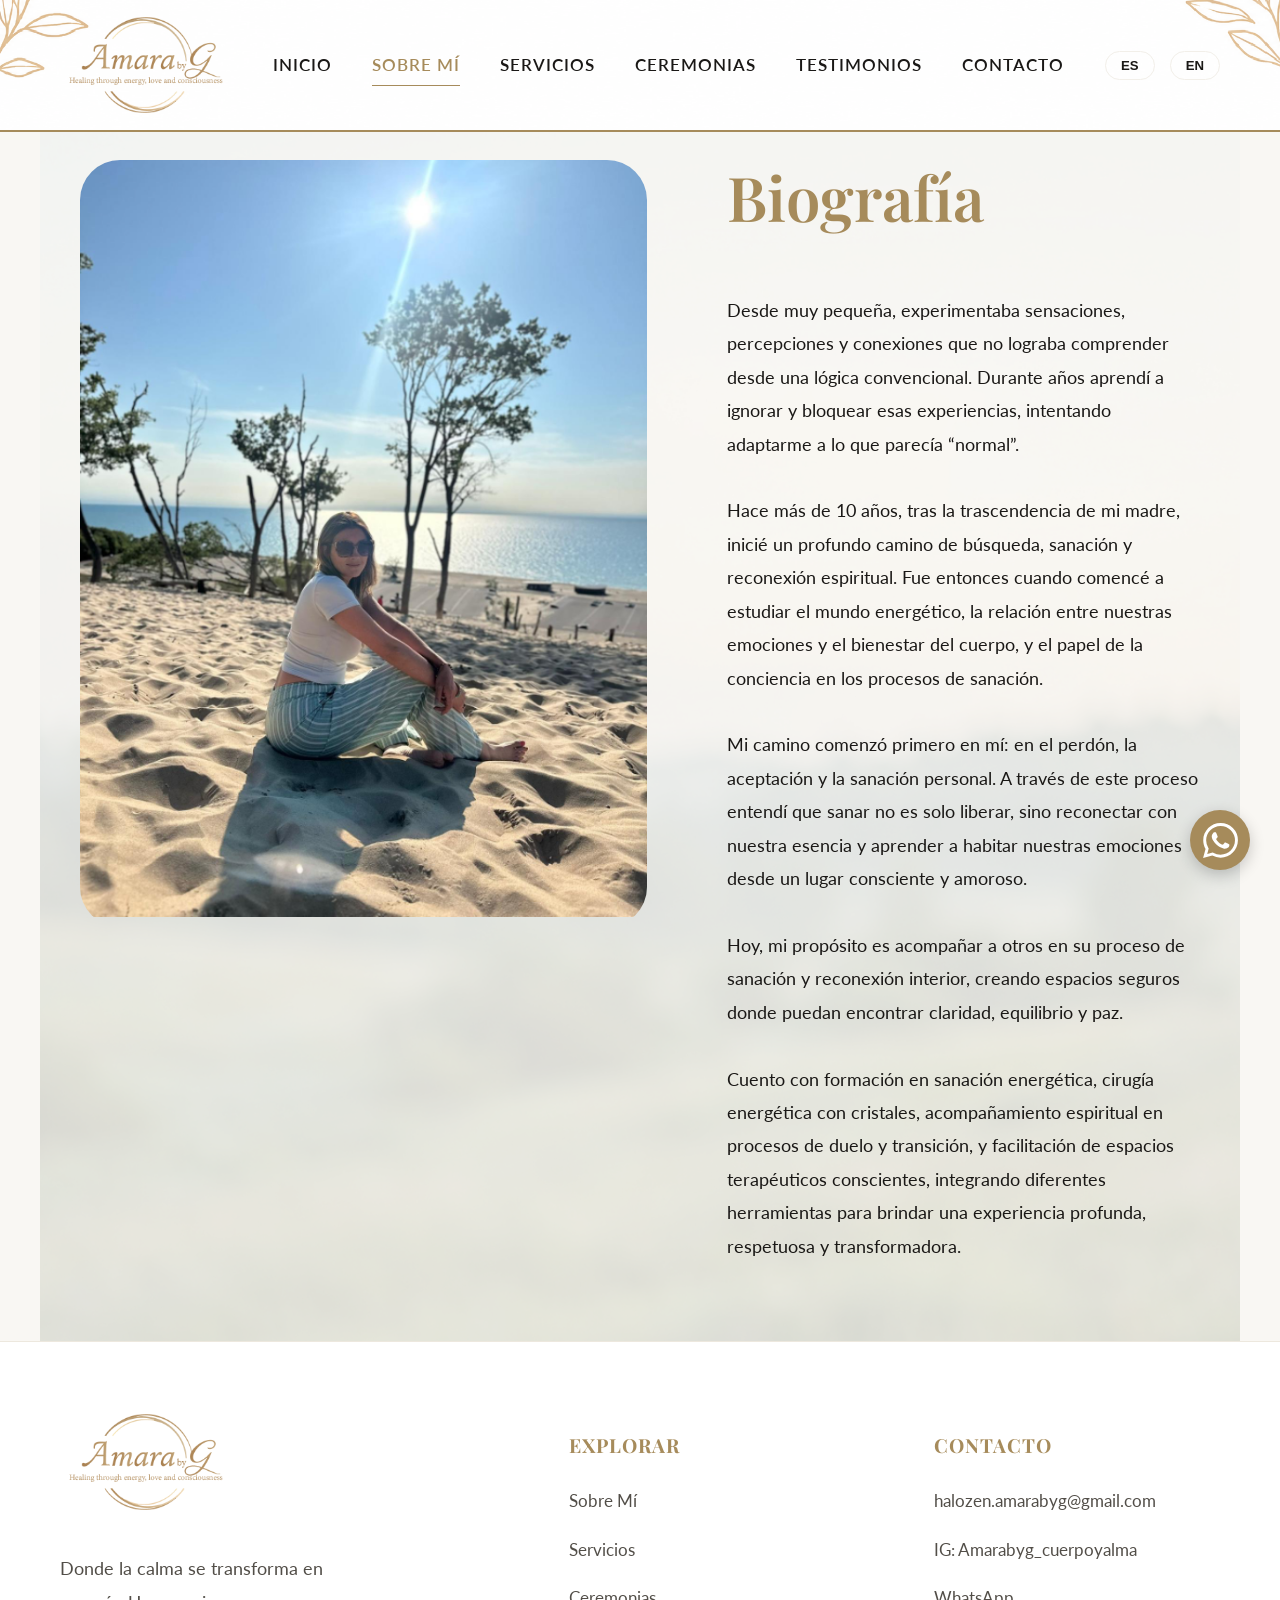
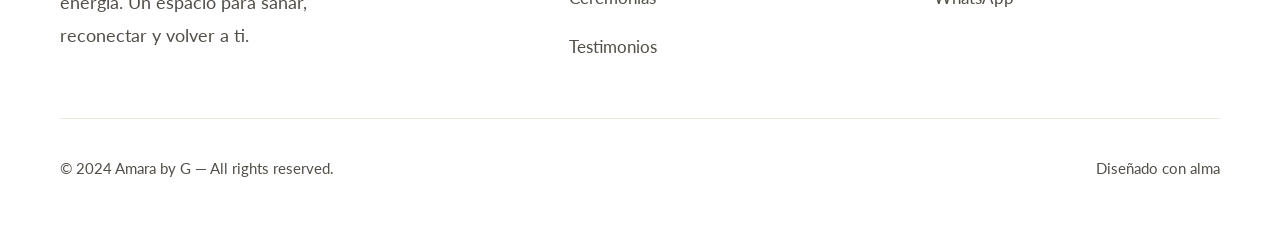
<file: sobre-mi.html>
<!DOCTYPE html>
<html lang="es">

<head>
    <meta charset="UTF-8">
    <meta name="viewport" content="width=device-width, initial-scale=1.0">
    <title>Sobre Mí – Amara by G</title>
    <link
        href="https://fonts.googleapis.com/css2?family=Playfair+Display:ital,wght@0,400..900;1,400..900&family=Lato:wght@300;400;700&display=swap"
        rel="stylesheet">
    <link rel="stylesheet" href="style.css">
</head>

<body>

    <nav>
        <a href="index.html" class="logo"><img src="img/AmarabyG.png" alt="Amara by G"></a>
        <input type="checkbox" id="menu-toggle" class="menu-toggle" style="display:none;">
        <label for="menu-toggle" class="hamburger-btn">
            <span></span>
            <span></span>
            <span></span>
        </label>
        <div class="nav-links">
            <a href="index.html" class="es">Inicio</a><a href="index.html" class="en" style="display:none;">Home</a>
            <a href="sobre-mi.html" class="es active">Sobre Mí</a><a href="sobre-mi.html" class="en active"
                style="display:none;">About</a>
            <a href="servicios.html" class="es">Servicios</a><a href="servicios.html" class="en"
                style="display:none;">Services</a>
            <a href="ceremonias.html" class="es">Ceremonias</a><a href="ceremonias.html" class="en"
                style="display:none;">Ceremonies</a>
            <a href="testimonios.html" class="es">Testimonios</a><a href="testimonios.html" class="en"
                style="display:none;">Testimonials</a>
            <a href="contacto.html" class="es">Contacto</a><a href="contacto.html" class="en"
                style="display:none;">Contact</a>
        </div>
        <div id="language-switch-nav">
            <button onclick="setLanguage('es')">ES</button>
            <button onclick="setLanguage('en')">EN</button>
        </div>
    </nav>

    <section id="about" class="bg-light-image" style="background-image: url('img/fondo-naturaleza.png'); padding-top: 120px; min-height: 100vh; display: flex; align-items: center;">
        <div class="split-content">
            <div class="split-image">
                <img src="img/biografia.png" alt="Terapeuta de Amara by G">
            </div>
            <div class="split-text">
                <h2 class="es">Biografía</h2>
                <h2 class="en" style="display:none;">Biography</h2>
                <p class="es">
                    Desde muy pequeña, experimentaba sensaciones, percepciones y conexiones que no lograba comprender desde una lógica convencional. Durante años aprendí a ignorar y bloquear esas experiencias, intentando adaptarme a lo que parecía “normal”.
                    <br><br>
                    Hace más de 10 años, tras la trascendencia de mi madre, inicié un profundo camino de búsqueda, sanación y reconexión espiritual. Fue entonces cuando comencé a estudiar el mundo energético, la relación entre nuestras emociones y el bienestar del cuerpo, y el papel de la conciencia en los procesos de sanación.
                    <br><br>
                    Mi camino comenzó primero en mí: en el perdón, la aceptación y la sanación personal. A través de este proceso entendí que sanar no es solo liberar, sino reconectar con nuestra esencia y aprender a habitar nuestras emociones desde un lugar consciente y amoroso.
                    <br><br>
                    Hoy, mi propósito es acompañar a otros en su proceso de sanación y reconexión interior, creando espacios seguros donde puedan encontrar claridad, equilibrio y paz.
                    <br><br>
                    Cuento con formación en sanación energética, cirugía energética con cristales, acompañamiento espiritual en procesos de duelo y transición, y facilitación de espacios terapéuticos conscientes, integrando diferentes herramientas para brindar una experiencia profunda, respetuosa y transformadora.
                </p>
                <p class="en" style="display:none;">
                    From a very young age, I experienced sensations, perceptions, and connections that I could not fully understand through conventional logic. For many years, I learned to ignore and suppress these experiences, trying to adapt to what seemed “normal.”
                    <br><br>
                    More than 10 years ago, after the loss of my mother, I began a profound journey of healing, spiritual exploration, and inner reconnection. It was during this time that I started studying the energetic world, the relationship between our emotions and the well-being of the body, and the role of consciousness in the healing process.
                    <br><br>
                    My journey began first within myself: through forgiveness, acceptance, and personal healing. Through this process, I came to understand that healing is not only about releasing, but about reconnecting with our essence and learning to embrace our emotions from a conscious and loving place.
                    <br><br>
                    Today, my purpose is to guide others through their own healing and inner reconnection journey, creating safe spaces where they can find clarity, balance, and peace.
                    <br><br>
                    I am trained in energy healing, crystal-based energy work, spiritual support through grief and transitions, and the facilitation of conscious therapeutic spaces, integrating different tools to provide a deep, respectful, and transformative experience.
                </p>
            </div>
        </div>
    </section>

    <footer>
        <div class="footer-content">
            <div class="footer-brand">
                <a href="index.html" class="logo"><img src="img/AmarabyG.png" alt="Amara by G"></a>

                <p class="es">Donde la calma se transforma en energía. Un espacio para sanar, reconectar y volver a ti.</p>
                <p class="en" style="display:none;">Where calm transforms into energy. A space to heal, reconnect, and return to yourself.</p>
            </div>
            <div class="footer-column">
                <h4 class="es">Explorar</h4>
                <h4 class="en" style="display:none;">Explore</h4>
                <ul class="footer-links">
                    <li><a href="sobre-mi.html" class="es">Sobre Mí</a><a href="sobre-mi.html" class="en" style="display:none;">About Me</a></li>
                    <li><a href="servicios.html" class="es">Servicios</a><a href="servicios.html" class="en" style="display:none;">Services</a></li>
                    <li><a href="ceremonias.html" class="es">Ceremonias</a><a href="ceremonias.html" class="en" style="display:none;">Ceremonies</a></li>
                    <li><a href="testimonios.html" class="es">Testimonios</a><a href="testimonios.html" class="en" style="display:none;">Testimonials</a></li>
                </ul>
            </div>
            <div class="footer-column">
                <h4 class="es">Contacto</h4>
                <h4 class="en" style="display:none;">Contact</h4>
                <ul class="footer-links">
                    <li><a href="mailto:halozen.amarabyg@gmail.com">halozen.amarabyg@gmail.com</a></li>
                    <li><a href="https://instagram.com/Amarabyg_cuerpoyalma" target="_blank">IG: Amarabyg_cuerpoyalma</a></li>
                    <li><a href="https://wa.me/17864515797" class="es" target="_blank">WhatsApp</a><a href="https://wa.me/17864515797" class="en" style="display:none;" target="_blank">WhatsApp</a></li>
                </ul>
            </div>
        </div>
        <div class="footer-bottom">
            <p>© 2024 Amara by G — All rights reserved.</p>
            <p class="es">Diseñado con alma</p>
            <p class="en" style="display:none;">Designed with soul</p>
        </div>
    </footer>

    <script>
        function setLanguage(lang) {
            const esElements = document.querySelectorAll('.es');
            const enElements = document.querySelectorAll('.en');
            if (lang === 'es') {
                esElements.forEach(el => el.style.display = (el.tagName === 'A' || el.tagName === 'SPAN') ? 'inline-block' : 'block');
                enElements.forEach(el => el.style.display = 'none');
            } else {
                esElements.forEach(el => el.style.display = 'none');
                enElements.forEach(el => el.style.display = (el.tagName === 'A' || el.tagName === 'SPAN') ? 'inline-block' : 'block');
            }
            localStorage.setItem('pref-lang', lang);
        }
        document.querySelectorAll('section').forEach(section => section.classList.add('visible'));
        const savedLang = localStorage.getItem('pref-lang') || 'es';
        setLanguage(savedLang);
    </script>
    <a href="https://wa.me/17864515797" class="whatsapp-float" target="_blank" rel="noopener noreferrer">
        <svg width="35" height="35" viewBox="0 0 24 24" fill="white" xmlns="http://www.w3.org/2000/svg">
            <path d="M17.472 14.382c-.297-.149-1.758-.867-2.03-.967-.273-.099-.471-.148-.67.15-.197.297-.767.966-.94 1.164-.173.199-.347.223-.644.075-.297-.15-1.255-.463-2.39-1.475-.888-.788-1.489-1.761-1.663-2.059-.173-.297-.018-.458.13-.606.134-.133.298-.347.446-.52.149-.174.198-.298.298-.497.099-.198.05-.371-.025-.52-.075-.149-.669-1.612-.916-2.207-.242-.579-.487-.5-.669-.51-.173-.008-.371-.01-.57-.01-.198 0-.52.074-.792.372-.272.297-1.04 1.016-1.04 2.479 0 1.462 1.065 2.875 1.213 3.074.149.198 2.096 3.2 5.077 4.487.709.306 1.262.489 1.694.625.712.227 1.36.195 1.871.118.571-.085 1.758-.719 2.006-1.413.248-.694.248-1.289.173-1.413-.074-.124-.272-.198-.57-.347m-5.421 7.403h-.004a9.87 9.87 0 01-5.031-1.378l-.361-.214-3.741.982.998-3.648-.235-.374a9.86 9.86 0 01-1.51-5.26c.001-5.45 4.436-9.884 9.888-9.884 2.64 0 5.122 1.03 6.988 2.898a9.825 9.825 0 012.893 6.994c-.003 5.45-4.437 9.884-9.885 9.884m8.413-18.297A11.815 11.815 0 0012.05 0C5.495 0 .16 5.335.157 11.892c0 2.096.547 4.142 1.588 5.945L.057 24l6.305-1.654a11.882 11.882 0 005.683 1.448h.005c6.554 0 11.89-5.335 11.893-11.893a11.821 11.821 0 00-3.48-8.413z"/>
        </svg>
    </a>
</body>

</html>
</file>
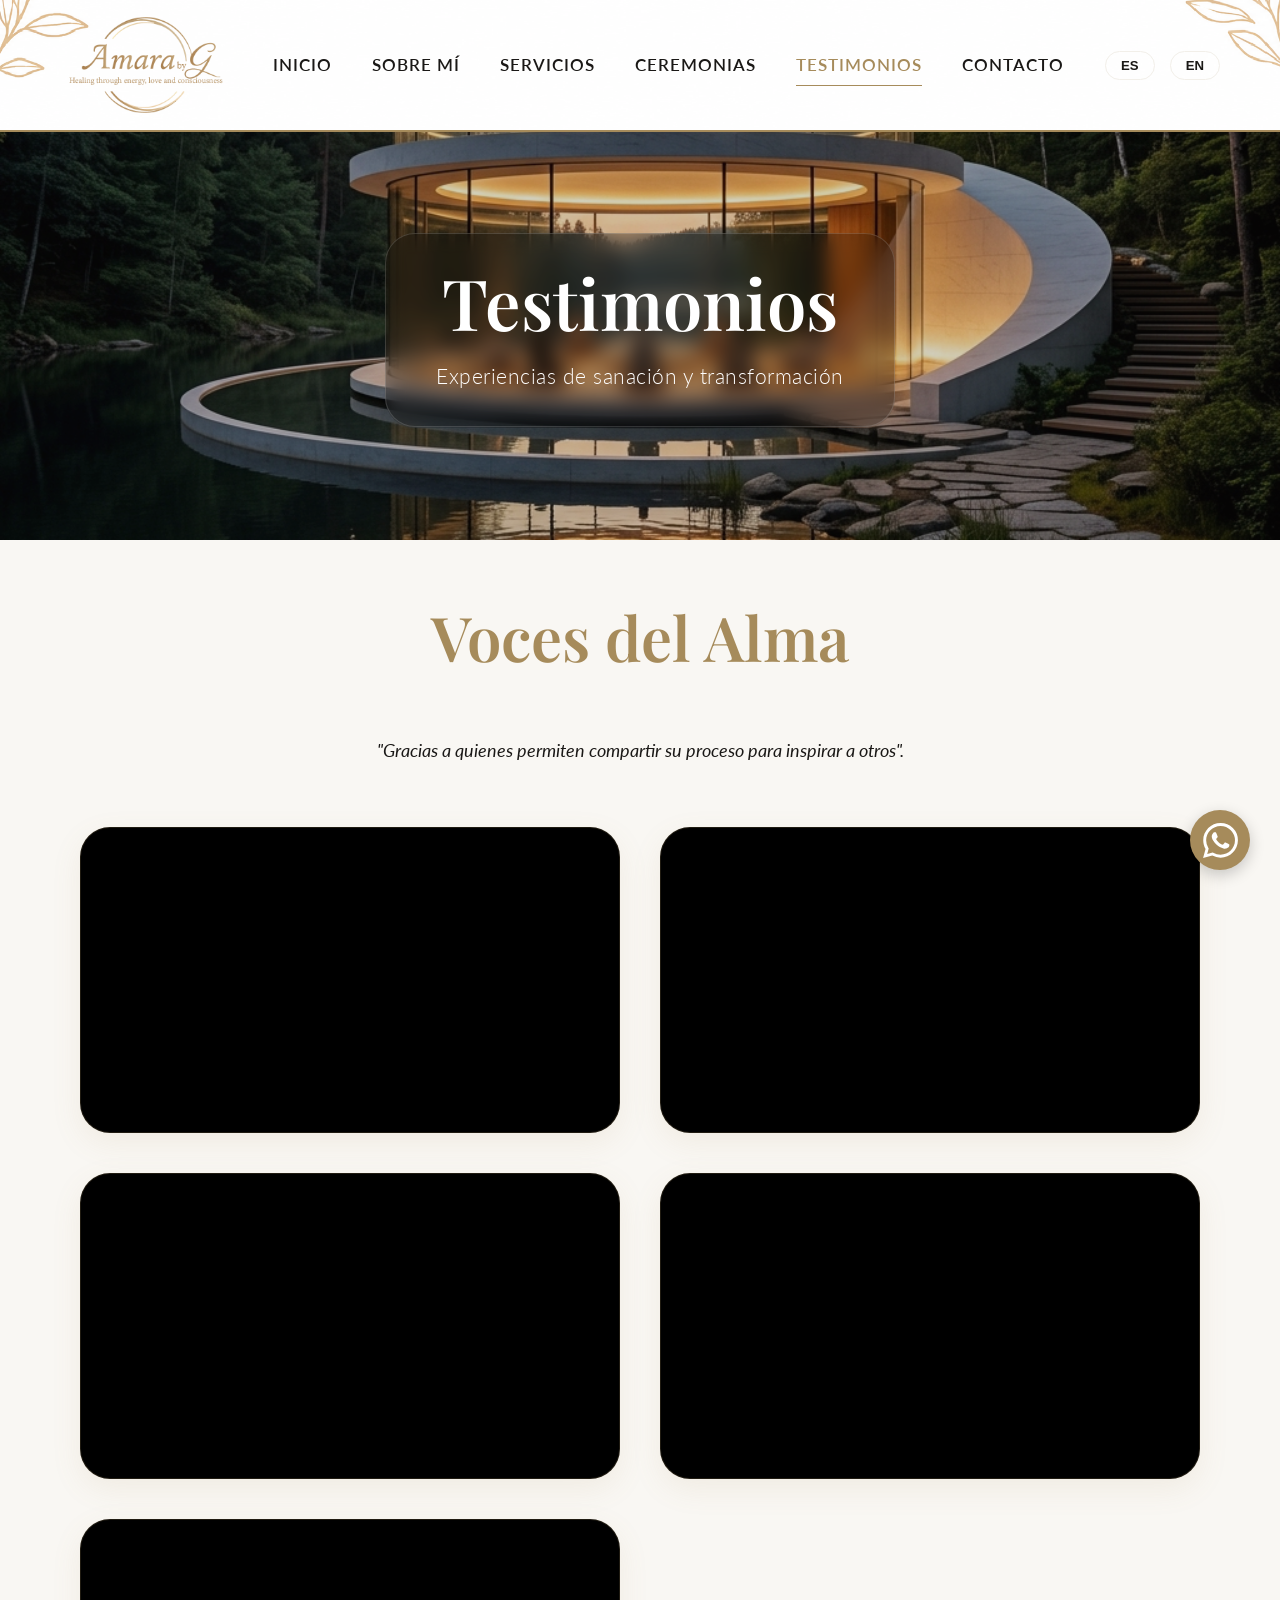
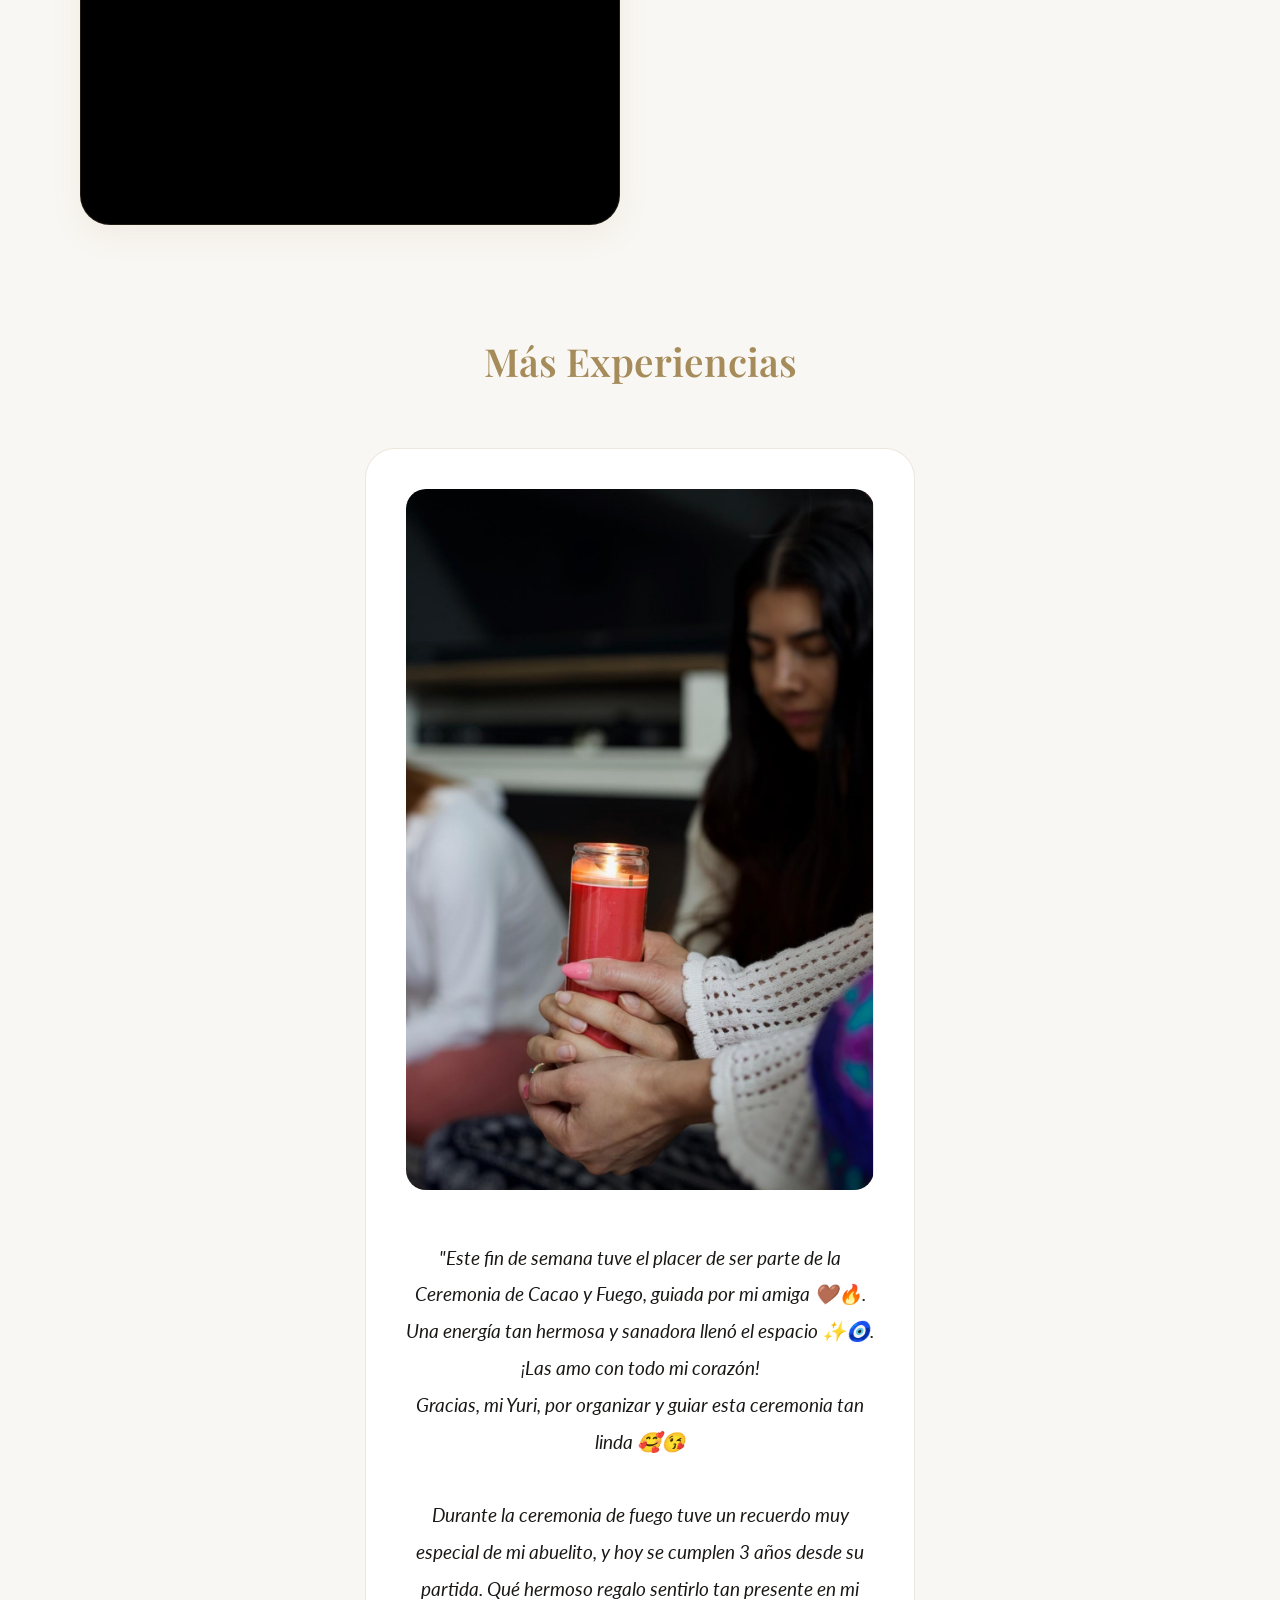
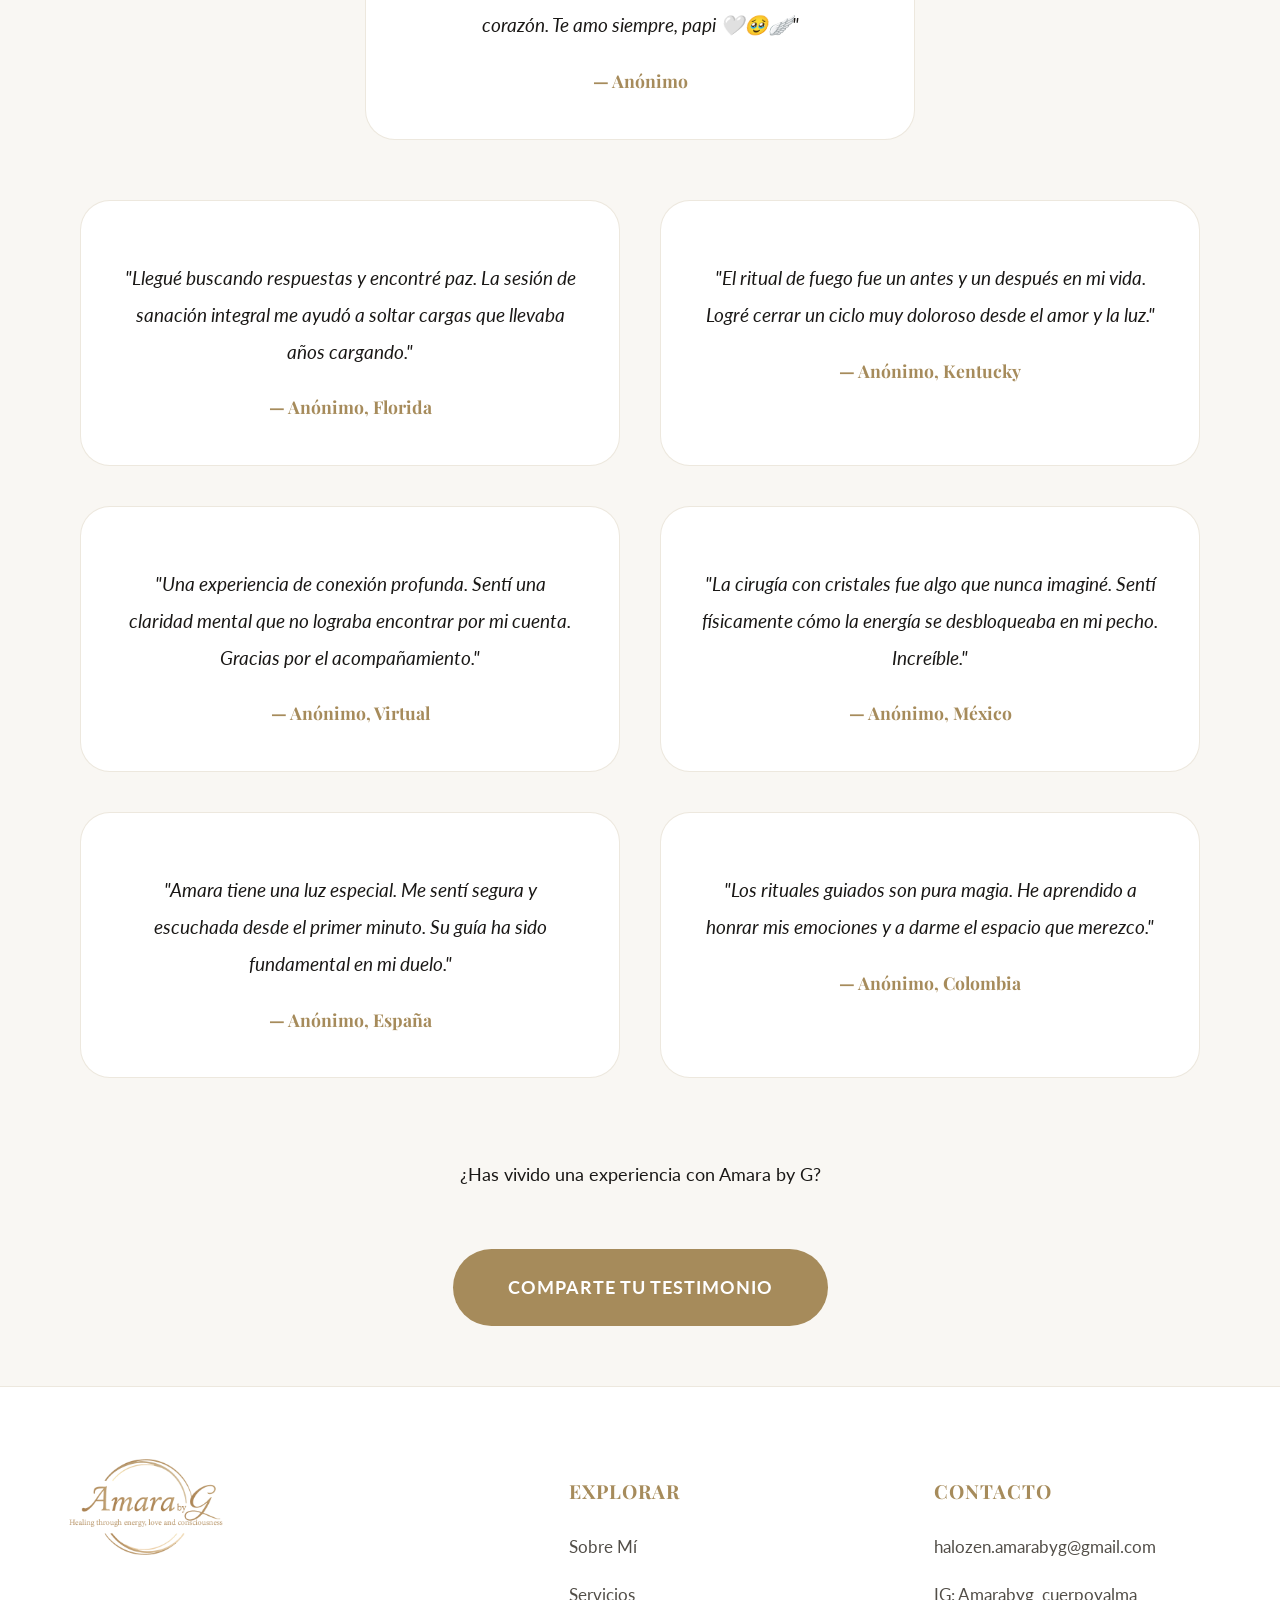
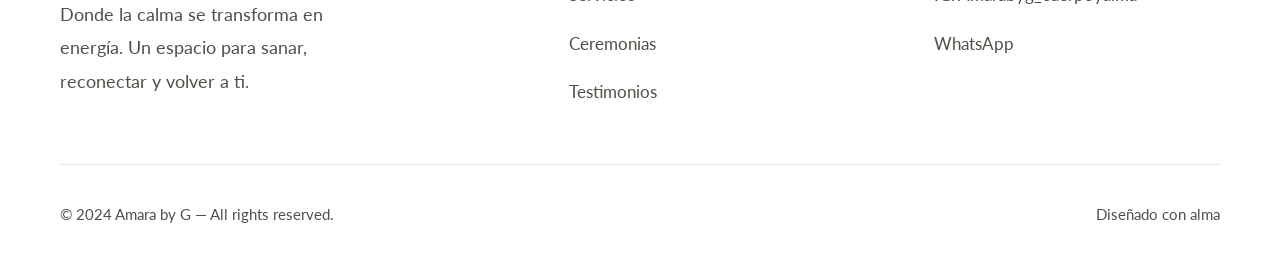
<file: testimonios.html>
<!DOCTYPE html>
<html lang="es">
<head>
    <meta charset="UTF-8">
    <meta name="viewport" content="width=device-width, initial-scale=1.0">
    <title>Testimonios – Amara by G</title>
    <link href="https://fonts.googleapis.com/css2?family=Playfair+Display:ital,wght@0,400..900;1,400..900&family=Lato:wght@300;400;700&display=swap" rel="stylesheet">
    <link rel="stylesheet" href="style.css">
</head>
<body>

    <nav>
        <a href="index.html" class="logo"><img src="img/AmarabyG.png" alt="Amara by G"></a>
        <input type="checkbox" id="menu-toggle" class="menu-toggle" style="display:none;">
        <label for="menu-toggle" class="hamburger-btn">
            <span></span>
            <span></span>
            <span></span>
        </label>
        <div class="nav-links">
            <a href="index.html" class="es">Inicio</a><a href="index.html" class="en" style="display:none;">Home</a>
            <a href="sobre-mi.html" class="es">Sobre Mí</a><a href="sobre-mi.html" class="en" style="display:none;">About</a>
            <a href="servicios.html" class="es">Servicios</a><a href="servicios.html" class="en" style="display:none;">Services</a>
            <a href="ceremonias.html" class="es">Ceremonias</a><a href="ceremonias.html" class="en" style="display:none;">Ceremonies</a>
            <a href="testimonios.html" class="es active">Testimonios</a><a href="testimonios.html" class="en active" style="display:none;">Testimonials</a>
            <a href="contacto.html" class="es">Contacto</a><a href="contacto.html" class="en" style="display:none;">Contact</a>
        </div>
        <div id="language-switch-nav">
            <button onclick="setLanguage('es')">ES</button>
            <button onclick="setLanguage('en')">EN</button>
        </div>
    </nav>

    <header class="hero bg-image" style="background-image: url('img/halo-zen.png');">
        <div class="hero-box">
            <h1 class="es">Testimonios</h1>
            <h1 class="en" style="display:none;">Testimonials</h1>
            <p class="es">Experiencias de sanación y transformación</p>
            <p class="en" style="display:none;">Healing and transformation experiences</p>
        </div>
    </header>

    <section id="testimonios-full">
        <h2 class="es">Voces del Alma</h2>
        <h2 class="en" style="display:none;">Soul Voices</h2>
        <p class="es" style="text-align: center; margin-bottom: 60px; font-style: italic;">"Gracias a quienes permiten compartir su proceso para inspirar a otros".</p>
        <p class="en" style="display:none; text-align: center; margin-bottom: 60px; font-style: italic;">"Thank you to those who allow their process to be shared to inspire others."</p>
        <div class="video-grid">
            <!-- Video 1 -->
            <div class="video-container">
                <iframe src="https://www.youtube.com/embed/aA61I-_imwg?cc_load_policy=1&hl=es&cc_lang_pref=es" title="Testimonio Amara by G" allow="accelerometer; autoplay; clipboard-write; encrypted-media; gyroscope; picture-in-picture; web-share" allowfullscreen></iframe>
            </div>
            <!-- Video 2 -->
            <div class="video-container">
                <iframe src="https://www.youtube.com/embed/PsU7LJpCqT4?cc_load_policy=1&hl=es&cc_lang_pref=es" title="Testimonio Amara by G" allow="accelerometer; autoplay; clipboard-write; encrypted-media; gyroscope; picture-in-picture; web-share" allowfullscreen></iframe>
            </div>
            <!-- Video 3 -->
            <div class="video-container">
                <iframe src="https://www.youtube.com/embed/mSawAzB8uFY?cc_load_policy=1&hl=es&cc_lang_pref=es" title="Testimonio Amara by G" allow="accelerometer; autoplay; clipboard-write; encrypted-media; gyroscope; picture-in-picture; web-share" allowfullscreen></iframe>
            </div>
            <!-- Video 4 -->
            <div class="video-container">
                <iframe src="https://www.youtube.com/embed/v58v6Cg1rSQ?cc_load_policy=1&hl=es&cc_lang_pref=es" title="Testimonio Amara by G" allow="accelerometer; autoplay; clipboard-write; encrypted-media; gyroscope; picture-in-picture; web-share" allowfullscreen></iframe>
            </div>
            <!-- Video 5 -->
            <div class="video-container">
                <iframe src="https://www.youtube.com/embed/tS_scQjNiow?cc_load_policy=1&hl=es&cc_lang_pref=es" title="Testimonio Amara by G" allow="accelerometer; autoplay; clipboard-write; encrypted-media; gyroscope; picture-in-picture; web-share" allowfullscreen></iframe>
            </div>
        </div>

        <h3 class="es" style="text-align: center; margin: 100px 0 50px; color: var(--dorado-acento); font-size: 2.2em; font-family: 'Playfair Display', serif;">Más Experiencias</h3>
        <h3 class="en" style="display:none; text-align: center; margin: 100px 0 50px; color: var(--dorado-acento); font-size: 2.2em; font-family: 'Playfair Display', serif;">More Experiences</h3>
        
        <div style="max-width: 550px; margin: 0 auto 60px;">
            <div class="testimonial-card">
                <img src="img/testimonio.png" alt="Testimonio" style="width: 100%; border-radius: 20px; margin-bottom: 20px; object-fit: cover;">
                <p class="es">"Este fin de semana tuve el placer de ser parte de la Ceremonia de Cacao y Fuego, guiada por mi amiga 🤎🔥. Una energía tan hermosa y sanadora llenó el espacio ✨🧿. ¡Las amo con todo mi corazón!<br>Gracias, mi Yuri, por organizar y guiar esta ceremonia tan linda 🥰😘<br><br>Durante la ceremonia de fuego tuve un recuerdo muy especial de mi abuelito, y hoy se cumplen 3 años desde su partida. Qué hermoso regalo sentirlo tan presente en mi corazón. Te amo siempre, papi 🤍🥹🪽"</p>
                <p class="en" style="display:none;">"This weekend I had the pleasure of being part of the Ceremony of Cacao & Fuego, led by my friend 🤎🔥. Such beautiful, healing energy filled the room ✨🧿. I love these girls to pieces!<br>Thank you, my Yuri, for organizing and guiding such a beautiful ceremony 🥰😘<br><br>During the fire ceremony I had a very special memory of my grandfather, and today marks 3 years since his passing. What a beautiful gift to feel him so present in my heart. I love you always, papi 🤍🥹🪽"</p>
                <span class="testimonial-author">— Anónimo</span>
            </div>
        </div>

        <div class="grid">
            <!-- Testimonio 1 -->
            <div class="testimonial-card">
                <p class="es">"Llegué buscando respuestas y encontré paz. La sesión de sanación integral me ayudó a soltar cargas que llevaba años cargando."</p>
                <p class="en" style="display:none;">"I came looking for answers and found peace. The integral healing session helped me let go of burdens I had been carrying for years."</p>
                <span class="testimonial-author">— Anónimo, Florida</span>
            </div>
            <!-- Testimonio 2 -->
            <div class="testimonial-card">
                <p class="es">"El ritual de fuego fue un antes y un después en mi vida. Logré cerrar un ciclo muy doloroso desde el amor y la luz."</p>
                <p class="en" style="display:none;">"The fire ritual was a before and after in my life. I managed to close a very painful cycle from love and light."</p>
                <span class="testimonial-author">— Anónimo, Kentucky</span>
            </div>
            <!-- Testimonio 3 -->
            <div class="testimonial-card">
                <p class="es">"Una experiencia de conexión profunda. Sentí una claridad mental que no lograba encontrar por mi cuenta. Gracias por el acompañamiento."</p>
                <p class="en" style="display:none;">"An experience of deep connection. I felt a mental clarity that I couldn't find on my own. Thank you for the guidance."</p>
                <span class="testimonial-author">— Anónimo, Virtual</span>
            </div>
            <!-- Testimonio 4 -->
            <div class="testimonial-card">
                <p class="es">"La cirugía con cristales fue algo que nunca imaginé. Sentí físicamente cómo la energía se desbloqueaba en mi pecho. Increíble."</p>
                <p class="en" style="display:none;">"Crystal surgery was something I never imagined. I physically felt how the energy unblocked in my chest. Incredible."</p>
                <span class="testimonial-author">— Anónimo, México</span>
            </div>
            <!-- Testimonio 5 -->
            <div class="testimonial-card">
                <p class="es">"Amara tiene una luz especial. Me sentí segura y escuchada desde el primer minuto. Su guía ha sido fundamental en mi duelo."</p>
                <p class="en" style="display:none;">"Amara has a special light. I felt safe and heard from the first minute. Her guidance has been fundamental in my grief."</p>
                <span class="testimonial-author">— Anónimo, España</span>
            </div>
            <!-- Testimonio 6 -->
            <div class="testimonial-card">
                <p class="es">"Los rituales guiados son pura magia. He aprendido a honrar mis emociones y a darme el espacio que merezco."</p>
                <p class="en" style="display:none;">"The guided rituals are pure magic. I have learned to honor my emotions and give myself the space I deserve."</p>
                <span class="testimonial-author">— Anónimo, Colombia</span>
            </div>
        </div>

        <div style="text-align: center; margin-top: 80px;">
            <p class="es">¿Has vivido una experiencia con Amara by G?</p>
            <p class="en" style="display:none;">Have you had an experience with Amara by G?</p>
            <a href="contacto.html" class="boton es">Comparte tu testimonio</a>
            <a href="contacto.html" class="boton en" style="display:none;">Share your testimony</a>
        </div>
    </section>

    <footer>
        <div class="footer-content">
            <div class="footer-brand">
                <a href="index.html" class="logo"><img src="img/AmarabyG.png" alt="Amara by G"></a>

                <p class="es">Donde la calma se transforma en energía. Un espacio para sanar, reconectar y volver a ti.</p>
                <p class="en" style="display:none;">Where calm transforms into energy. A space to heal, reconnect, and return to yourself.</p>
            </div>
            <div class="footer-column">
                <h4 class="es">Explorar</h4>
                <h4 class="en" style="display:none;">Explore</h4>
                <ul class="footer-links">
                    <li><a href="sobre-mi.html" class="es">Sobre Mí</a><a href="sobre-mi.html" class="en" style="display:none;">About Me</a></li>
                    <li><a href="servicios.html" class="es">Servicios</a><a href="servicios.html" class="en" style="display:none;">Services</a></li>
                    <li><a href="ceremonias.html" class="es">Ceremonias</a><a href="ceremonias.html" class="en" style="display:none;">Ceremonies</a></li>
                    <li><a href="testimonios.html" class="es">Testimonios</a><a href="testimonios.html" class="en" style="display:none;">Testimonials</a></li>
                </ul>
            </div>
            <div class="footer-column">
                <h4 class="es">Contacto</h4>
                <h4 class="en" style="display:none;">Contact</h4>
                <ul class="footer-links">
                    <li><a href="mailto:halozen.amarabyg@gmail.com">halozen.amarabyg@gmail.com</a></li>
                    <li><a href="https://instagram.com/Amarabyg_cuerpoyalma" target="_blank">IG: Amarabyg_cuerpoyalma</a></li>
                    <li><a href="https://wa.me/17864515797" class="es" target="_blank">WhatsApp</a><a href="https://wa.me/17864515797" class="en" style="display:none;" target="_blank">WhatsApp</a></li>
                </ul>
            </div>
        </div>
        <div class="footer-bottom">
            <p>© 2024 Amara by G — All rights reserved.</p>
            <p class="es">Diseñado con alma</p>
            <p class="en" style="display:none;">Designed with soul</p>
        </div>
    </footer>

    <script>
        function setLanguage(lang) {
            const esElements = document.querySelectorAll('.es');
            const enElements = document.querySelectorAll('.en');
            if (lang === 'es') {
                esElements.forEach(el => el.style.display = (el.tagName === 'A' || el.tagName === 'SPAN') ? 'inline-block' : 'block');
                enElements.forEach(el => el.style.display = 'none');
            } else {
                esElements.forEach(el => el.style.display = 'none');
                enElements.forEach(el => el.style.display = (el.tagName === 'A' || el.tagName === 'SPAN') ? 'inline-block' : 'block');
            }
            localStorage.setItem('pref-lang', lang);
        }

        const observer = new IntersectionObserver((entries) => {
            entries.forEach(entry => {
                if (entry.isIntersecting) entry.target.classList.add('visible');
            });
        }, { threshold: 0.1 });

        document.querySelectorAll('section').forEach(section => observer.observe(section));
        const savedLang = localStorage.getItem('pref-lang') || 'es';
        setLanguage(savedLang);
    </script>
    <a href="https://wa.me/17864515797" class="whatsapp-float" target="_blank" rel="noopener noreferrer">
        <svg width="35" height="35" viewBox="0 0 24 24" fill="white" xmlns="http://www.w3.org/2000/svg">
            <path d="M17.472 14.382c-.297-.149-1.758-.867-2.03-.967-.273-.099-.471-.148-.67.15-.197.297-.767.966-.94 1.164-.173.199-.347.223-.644.075-.297-.15-1.255-.463-2.39-1.475-.888-.788-1.489-1.761-1.663-2.059-.173-.297-.018-.458.13-.606.134-.133.298-.347.446-.52.149-.174.198-.298.298-.497.099-.198.05-.371-.025-.52-.075-.149-.669-1.612-.916-2.207-.242-.579-.487-.5-.669-.51-.173-.008-.371-.01-.57-.01-.198 0-.52.074-.792.372-.272.297-1.04 1.016-1.04 2.479 0 1.462 1.065 2.875 1.213 3.074.149.198 2.096 3.2 5.077 4.487.709.306 1.262.489 1.694.625.712.227 1.36.195 1.871.118.571-.085 1.758-.719 2.006-1.413.248-.694.248-1.289.173-1.413-.074-.124-.272-.198-.57-.347m-5.421 7.403h-.004a9.87 9.87 0 01-5.031-1.378l-.361-.214-3.741.982.998-3.648-.235-.374a9.86 9.86 0 01-1.51-5.26c.001-5.45 4.436-9.884 9.888-9.884 2.64 0 5.122 1.03 6.988 2.898a9.825 9.825 0 012.893 6.994c-.003 5.45-4.437 9.884-9.885 9.884m8.413-18.297A11.815 11.815 0 0012.05 0C5.495 0 .16 5.335.157 11.892c0 2.096.547 4.142 1.588 5.945L.057 24l6.305-1.654a11.882 11.882 0 005.683 1.448h.005c6.554 0 11.89-5.335 11.893-11.893a11.821 11.821 0 00-3.48-8.413z"/>
        </svg>
    </a>
</body>
</html>
</file>
<file: style.css>
:root {
    --blanco-perla: #F9F7F3;
    --dorado-acento: #A68B5B;
    /* Darker gold for better contrast */
    --dorado-suave: rgba(166, 139, 91, 0.2);
    --beige-calido: #F2EFE9;
    --verde-salvia: #B6CAB2;
    --arena-rosada: #E7C9B0;
    --texto-oscuro: #1A1816;
    /* Darker for accessibility */
    --texto-suave: #524E48;
    --overlay-dark: rgba(26, 24, 22, 0.2);
    /* Deeper, warmer overlay */
    --overlay-light: rgba(249, 247, 243, 0.85);
    --shadow-soft: none;
    --shadow-hover: none;
}

* {
    box-sizing: border-box;
    scroll-behavior: smooth;
}

body {
    margin: 0;
    font-family: 'Lato', sans-serif;
    background-color: var(--blanco-perla);
    color: var(--texto-oscuro);
    line-height: 1.9;
    overflow-x: hidden;
    font-size: 1.1rem;
}

/* --- Navigation --- */
nav {
    position: fixed;
    top: 0;
    width: 100%;
    padding: 5px 60px;
    display: flex;
    justify-content: space-between;
    align-items: center;
    z-index: 1000;
    background-color: white;
    border-bottom: 2px solid var(--dorado-acento);
    transition: all 0.4s ease;
}

nav::before {
    content: '';
    position: absolute;
    top: 0;
    left: 0;
    width: 100%;
    height: 100%;
    background-image: url('img/nav-bg.png');

    /* 1. Mantiene la proporción bonita sin deformar las hojas */
    background-size: cover;

    /* 2. Lo centra para repartir las hojas a ambos lados */
    background-position: center;

    /* 3. ¡LA CLAVE! Evita que la imagen cree esos bordes rectos extraños */
    background-repeat: no-repeat;

    opacity: 0.5;
    z-index: -1;
}

.logo {
    display: flex;
    align-items: center;
    text-decoration: none;
    transition: transform 0.3s ease;
}

.logo img {
    height: 120px;
    /* Even larger size for maximum impact */
    width: auto;
    object-fit: contain;
}

.logo:hover {
    transform: scale(1.05);
}

.nav-links {
    display: flex;
    gap: 40px;
}

.nav-links a {
    text-decoration: none;
    color: var(--texto-oscuro);
    font-weight: 600;
    font-size: 0.95em;
    letter-spacing: 1px;
    text-transform: uppercase;
    transition: color 0.3s ease;
    white-space: nowrap;
    /* Evita que "SOBRE MÍ" se rompa en dos líneas */
    position: relative;
    padding: 5px 0;
}

.nav-links a:hover,
.nav-links a.active {
    color: var(--dorado-acento);
}

.nav-links a::after {
    content: '';
    position: absolute;
    bottom: 0;
    left: 0;
    width: 0;
    height: 1px;
    background: var(--dorado-acento);
    transition: width 0.3s ease;
}

.nav-links a:hover::after,
.nav-links a.active::after {
    width: 100%;
}

#language-switch-nav {
    display: flex;
    gap: 15px;
}

#language-switch-nav button {
    background: transparent;
    border: 1px solid var(--beige-calido);
    color: var(--texto-oscuro);
    padding: 6px 15px;
    border-radius: 30px;
    cursor: pointer;
    font-size: 0.75em;
    font-weight: 700;
    transition: all 0.3s;
}

#language-switch-nav button:hover {
    background: var(--dorado-acento);
    color: white;
    border-color: var(--dorado-acento);
}

/* --- Global Sections --- */
section {
    max-width: 1200px;
    margin: 0 auto;
    padding: 60px 40px;
    opacity: 0;
    transform: translateY(40px);
    transition: all 1s cubic-bezier(0.22, 1, 0.36, 1);
}

section.visible {
    opacity: 1;
    transform: translateY(0);
}

h1,
h2,
h3 {
    font-family: 'Playfair Display', serif;
    font-weight: 600;
}

h2 {
    font-size: 3.5em;
    color: var(--dorado-acento);
    text-align: center;
    margin-bottom: 60px;
    margin-top: 0;
    line-height: 1.2;
}

h2::after {
    display: none;
}

/* --- Hero --- */
.hero {
    height: 60vh;
    /* Standardized height as requested */
    display: flex;
    flex-direction: column;
    justify-content: center;
    align-items: center;
    text-align: center;
    position: relative;
    overflow: hidden;
    padding: 120px 20px 0;
    /* Extra top padding for the big logo */
}

.hero-box {
    background: rgba(0, 0, 0, 0.2);
    /* Even more subtle transparency */
    backdrop-filter: blur(10px);
    -webkit-backdrop-filter: blur(10px);
    padding: 30px 50px;
    border-radius: 30px;
    border: 1px solid rgba(255, 255, 255, 0.15);
    max-width: 90%;
    z-index: 2;
}

.hero h1 {
    font-size: clamp(2.5em, 6vw, 4em);
    color: white;
    margin: 0;
    line-height: 1.1;
}

.hero p {
    color: white;
    font-size: 1.2em;
    margin: 15px 0 0;
    font-weight: 300;
    letter-spacing: 0.5px;
}

/* --- Buttons --- */
.boton {
    display: inline-block;
    background: var(--dorado-acento);
    color: white;
    text-decoration: none;
    padding: 22px 55px;
    border-radius: 40px;
    font-weight: 700;
    font-size: 1em;
    letter-spacing: 1px;
    text-transform: uppercase;
    transition: all 0.4s cubic-bezier(0.175, 0.885, 0.32, 1.275);
    border: none;
    cursor: pointer;
    margin-top: 40px;
}

.boton:hover {
    transform: translateY(-5px);
    box-shadow: 0 15px 35px rgba(201, 166, 107, 0.4);
    background: #b8955a;
}

/* --- Cards & Grid --- */
.grid {
    display: grid;
    grid-template-columns: repeat(auto-fit, minmax(350px, 1fr));
    gap: 40px;
    margin-top: 60px;
}

.card {
    background: white;
    padding: 50px;
    border-radius: 40px;
    border: 1px solid var(--dorado-suave);
    transition: all 0.4s ease;
    display: flex;
    flex-direction: column;
}

.card:hover {
    background: white;
    border-color: var(--dorado-acento);
    transform: translateY(-8px);
    box-shadow: 0 20px 40px rgba(166, 139, 91, 0.1);
}

.card img {
    width: 100%;
    height: 350px;
    object-fit: cover;
    border-radius: 30px;
    margin-bottom: 30px;
    transition: transform 0.6s ease;
}

.card:hover img {
    transform: scale(1.03);
}

.card h3 {
    font-size: 1.8em;
    color: var(--dorado-acento);
    margin-bottom: 20px;
}

.card p {
    color: var(--texto-suave);
    font-size: 1.1em;
    margin-bottom: 20px;
}

/* --- Benefits List --- */
.benefits-list {
    margin-top: auto;
    padding-left: 0;
    list-style-type: none;
}

.benefits-list li {
    margin-bottom: 12px;
    font-size: 0.95em;
    display: flex;
    align-items: center;
    gap: 10px;
}

.benefits-list li::before {
    content: "✦";
    color: var(--dorado-acento);
    font-size: 1.2em;
}

/* --- Split Content --- */
.split-content {
    display: flex;
    align-items: center;
    /* Center vertically for better balance */
    gap: 80px;
    margin-top: 40px;
}

.split-image {
    flex: 1.2;
    border-radius: 40px;
    overflow: hidden;
    max-height: 550px;
}

#about .split-image {
    max-height: none;
    /* Don't cut bio photo */
}

#sessions-detail .card img {
    height: 600px;
    /* Specific height for session details card photo */
}

#about .split-content {
    align-items: flex-start;
    /* Aligned top */
}

.split-image img {
    width: 100%;
    height: 100%;
    object-fit: cover;
}

.split-text {
    flex: 1;
}

.split-text h2 {
    text-align: left;
}

.split-text h2::after {
    margin: 25px 0 0;
}

/* --- Background Overlays --- */
.bg-light-image {
    background-size: cover;
    background-position: center;
    position: relative;
}

.bg-light-image::before {
    content: '';
    position: absolute;
    top: 0;
    left: 0;
    width: 100%;
    height: 100%;
    background: var(--overlay-light);
    z-index: 1;
}

.bg-light-image>* {
    position: relative;
    z-index: 2;
}

.bg-image {
    background-size: cover;
    background-position: center;
    position: relative;
}

.bg-image::before {
    content: '';
    position: absolute;
    top: 0;
    left: 0;
    width: 100%;
    height: 100%;
    background: var(--overlay-dark);
    z-index: 1;
}

.bg-image>* {
    position: relative;
    z-index: 2;
}

/* --- Video Background --- */
.video-background {
    position: absolute;
    top: 0;
    left: 0;
    width: 100%;
    height: 100%;
    z-index: -1;
}

.video-background img {
    width: 100%;
    height: 100%;
    object-fit: cover;
}

/* --- Footer --- */
footer {
    background: white;
    padding: 60px 60px 30px;
    border-top: 1px solid var(--dorado-suave);
    color: var(--texto-oscuro);
}

.footer-content {
    max-width: 1200px;
    margin: 0 auto;
    display: grid;
    grid-template-columns: 1.5fr 1fr 1fr;
    gap: 80px;
    text-align: left;
}

.footer-brand .logo {
    display: block;
    margin-bottom: 20px;
}

.footer-brand p {
    font-size: 1em;
    color: var(--texto-suave);
    max-width: 300px;
}

.footer-column h4 {
    font-family: 'Playfair Display', serif;
    font-size: 1.1em;
    color: var(--dorado-acento);
    margin-bottom: 20px;
    text-transform: uppercase;
    letter-spacing: 1px;
}

.footer-links {
    list-style: none;
    padding: 0;
    margin: 0;
}

.footer-links li {
    margin-bottom: 15px;
}

.footer-links a {
    text-decoration: none;
    color: var(--texto-suave);
    transition: color 0.3s;
    font-size: 0.95em;
}

.footer-links a:hover {
    color: var(--dorado-acento);
}

.footer-bottom {
    max-width: 1200px;
    margin: 40px auto 0;
    padding-top: 20px;
    border-top: 1px solid var(--dorado-suave);
    display: flex;
    justify-content: space-between;
    align-items: center;
    font-size: 0.85em;
    color: var(--texto-suave);
}

@media (max-width: 1000px) {
    .footer-content {
        grid-template-columns: 1fr;
        gap: 50px;
        text-align: center;
    }

    .footer-brand p {
        margin: 0 auto;
    }

    .footer-bottom {
        flex-direction: column;
        gap: 20px;
    }
}

/* --- Testimonials --- */
.testimonials-section {
    background: transparent;
    padding: 100px 40px;
}

.testimonial-card {
    background: white;
    padding: 40px;
    border-radius: 30px;
    text-align: center;
    border: 1px solid var(--dorado-suave);
}

.testimonial-card p {
    font-style: italic;
    font-size: 1.1em;
    color: var(--texto-oscuro);
    margin-bottom: 20px;
}

.testimonial-author {
    font-family: 'Playfair Display', serif;
    color: var(--dorado-acento);
    font-weight: 700;
}

/* --- Video Embeds --- */
.video-grid {
    display: grid;
    grid-template-columns: repeat(auto-fit, minmax(400px, 1fr));
    gap: 40px;
    margin-bottom: 80px;
}

.video-container {
    position: relative;
    padding-bottom: 56.25%;
    /* 16:9 Aspect Ratio */
    height: 0;
    overflow: hidden;
    border-radius: 30px;
    border: 1px solid var(--dorado-suave);
    box-shadow: 0 10px 30px rgba(166, 139, 91, 0.1);
    transition: all 0.4s ease;
    background: black;
}

.video-container:hover {
    transform: translateY(-8px);
    box-shadow: 0 20px 40px rgba(166, 139, 91, 0.2);
    border-color: var(--dorado-acento);
}

.video-container iframe {
    position: absolute;
    top: 0;
    left: 0;
    width: 100%;
    height: 100%;
    border: none;
}

/* --- Home Hero New Design --- */
.home-hero {
    padding: 180px 20px 80px;
    max-width: 1400px;
    margin: 0 auto;
    text-align: center;
    background-image: url('img/fondo-naturaleza.png');
    background-size: cover;
    background-position: center;
    background-blend-mode: overlay;
    background-color: var(--blanco-perla);
}

.hero-content h1 {
    font-family: 'Playfair Display', serif;
    font-size: clamp(2.2em, 5vw, 3.8em);
    color: var(--dorado-acento);
    line-height: 1.2;
    font-weight: 500;
    margin-bottom: 30px;
}

.hero-divider {
    display: flex;
    align-items: center;
    justify-content: center;
    gap: 20px;
    margin-bottom: 70px;
}

.hero-divider span:not(.icon) {
    height: 1px;
    width: 60px;
    background-color: var(--dorado-acento);
}

.hero-divider .icon {
    color: var(--dorado-acento);
    font-size: 1.8em;
}

.home-cards-grid {
    display: grid;
    grid-template-columns: repeat(3, 1fr);
    gap: 30px;
    margin-bottom: 40px;
}

.home-card {
    background: white;
    border-radius: 20px;
    padding: 0 0 40px 0;
    display: flex;
    flex-direction: column;
    align-items: center;
    text-align: center;
    box-shadow: 0 10px 30px rgba(166, 139, 91, 0.08);
    transition: transform 0.4s ease;
    border: 1px solid var(--dorado-suave);
    overflow: hidden;
}

.home-card:hover {
    transform: translateY(-10px);
    box-shadow: 0 15px 40px rgba(166, 139, 91, 0.15);
}

.home-card img {
    width: 100%;
    height: 280px;
    object-fit: cover;
    border-radius: 20px 20px 0 0;
    margin-bottom: 25px;
}

.home-card h3 {
    font-family: 'Playfair Display', serif;
    font-size: 1.8em;
    color: var(--dorado-acento);
    margin: 0 20px 10px;
    font-weight: 500;
}

.card-icon {
    font-size: 1.5em;
    color: var(--dorado-acento);
    margin: 10px 0;
    position: relative;
    display: inline-block;
}

.card-icon::before,
.card-icon::after {
    content: '';
    position: absolute;
    top: 50%;
    width: 30px;
    height: 1px;
    background: var(--dorado-acento);
}

.card-icon::before {
    left: -45px;
}

.card-icon::after {
    right: -45px;
}

.home-card p {
    color: var(--texto-suave);
    font-size: 1.05em;
    padding: 0 30px;
    margin-bottom: 30px;
    flex-grow: 1;
}

.home-card a {
    color: var(--dorado-acento);
    text-decoration: none;
    font-weight: 400;
    font-size: 1.1em;
    position: relative;
    padding-bottom: 5px;
}

.home-card a::after {
    content: '';
    position: absolute;
    bottom: 0;
    left: 0;
    width: 100%;
    height: 1px;
    background: var(--dorado-acento);
    transition: width 0.3s;
}

.home-card a:hover::after {
    width: 0;
}

/* --- Hamburger Menu --- */
.menu-toggle {
    display: none;
}

.hamburger-btn {
    display: none;
    flex-direction: column;
    gap: 6px;
    cursor: pointer;
    z-index: 1001;
}

.hamburger-btn span {
    width: 30px;
    height: 3px;
    background: var(--dorado-acento);
    border-radius: 3px;
    transition: all 0.3s;
}

/* --- Floating WhatsApp Button --- */
.whatsapp-float {
    position: fixed;
    bottom: 30px;
    right: 30px;
    background-color: var(--dorado-acento);
    color: white;
    width: 60px;
    height: 60px;
    border-radius: 50%;
    display: flex;
    justify-content: center;
    align-items: center;
    box-shadow: 0 5px 15px rgba(0, 0, 0, 0.2);
    z-index: 1000;
    transition: all 0.3s ease;
}

.whatsapp-float:hover {
    transform: scale(1.1);
    background-color: var(--texto-oscuro);
}

/* --- Responsive --- */
@media (max-width: 1000px) {
    .split-content {
        flex-direction: column;
        gap: 50px;
    }

    h2 {
        font-size: 2.8em;
    }

    nav {
        padding: 15px 25px;
        flex-wrap: wrap;
    }

    .hamburger-btn {
        display: flex;
        position: absolute;
        right: 30px;
        top: 35px;
    }

    #language-switch-nav {
        position: absolute;
        right: 80px;
        top: 32px;
    }

    .nav-links {
        flex-direction: column;
        width: 100%;
        gap: 0;
        max-height: 0;
        overflow: hidden;
        transition: max-height 0.4s ease;
        background: white;
        margin-top: 10px;
    }

    .menu-toggle:checked~.nav-links {
        max-height: 500px;
    }

    .nav-links a {
        padding: 15px 0;
        border-bottom: 1px solid var(--beige-calido);
        width: 100%;
        text-align: center;
    }

    .nav-links a:last-child {
        border-bottom: none;
    }

    .nav-links a::after {
        display: none;
    }

    /* Hamburger Animation */
    .menu-toggle:checked~.hamburger-btn span:nth-child(1) {
        transform: translateY(9px) rotate(45deg);
    }

    .menu-toggle:checked~.hamburger-btn span:nth-child(2) {
        opacity: 0;
    }

    .menu-toggle:checked~.hamburger-btn span:nth-child(3) {
        transform: translateY(-9px) rotate(-45deg);
    }

    .video-grid {
        grid-template-columns: 1fr;
    }

    .home-cards-grid {
        grid-template-columns: 1fr;
    }
}
</file>
